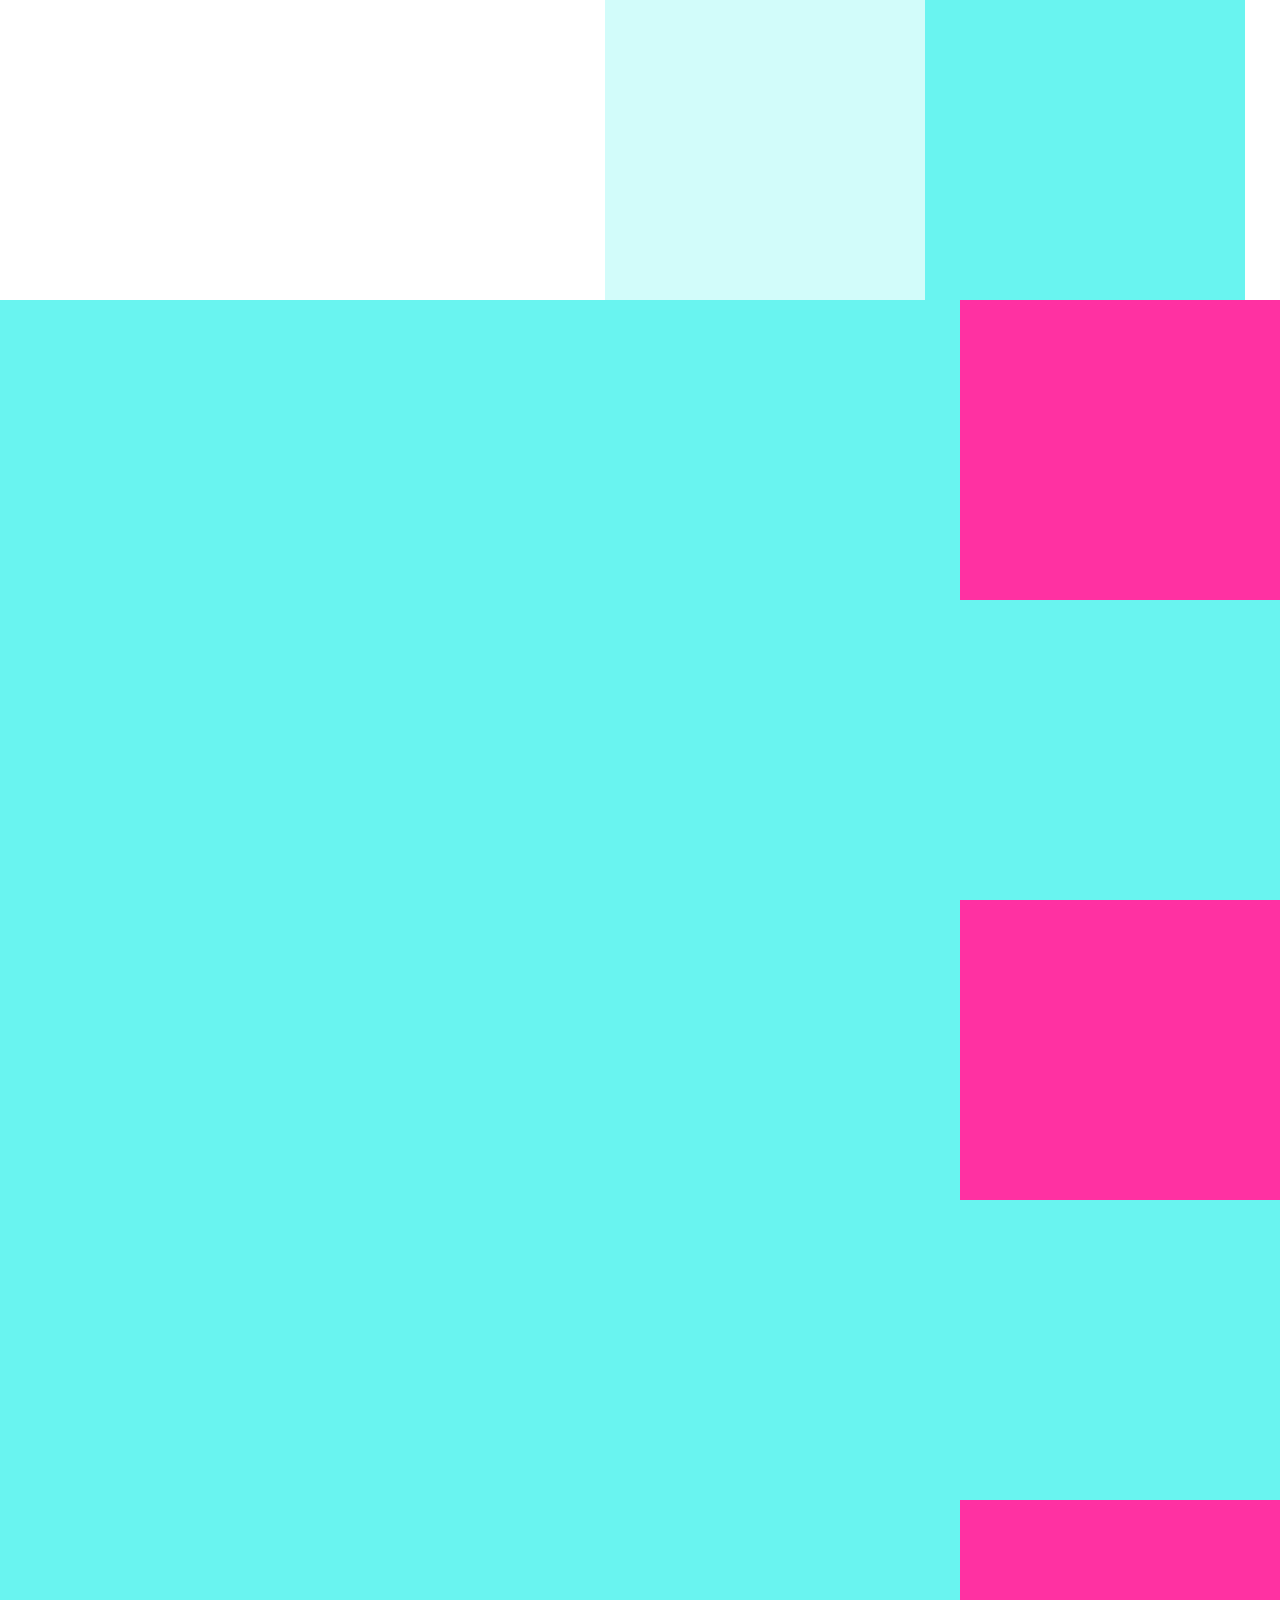
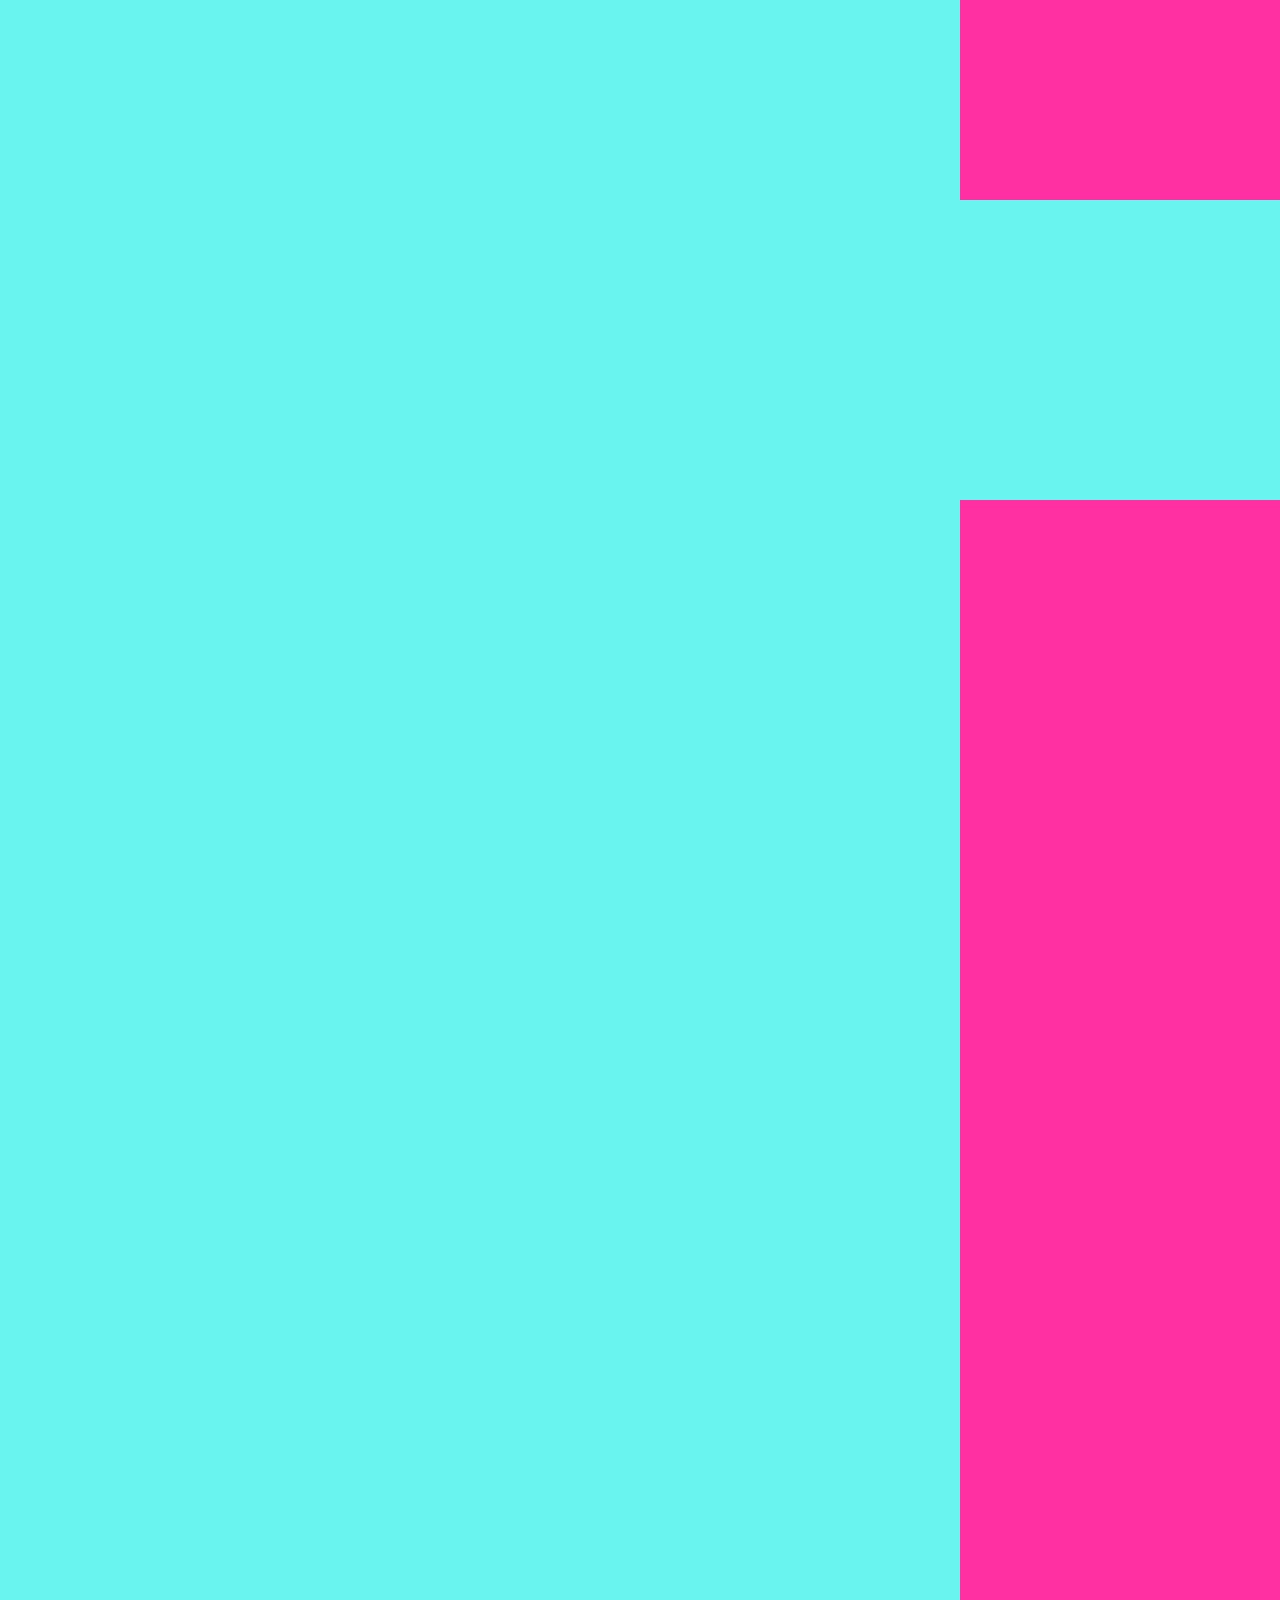
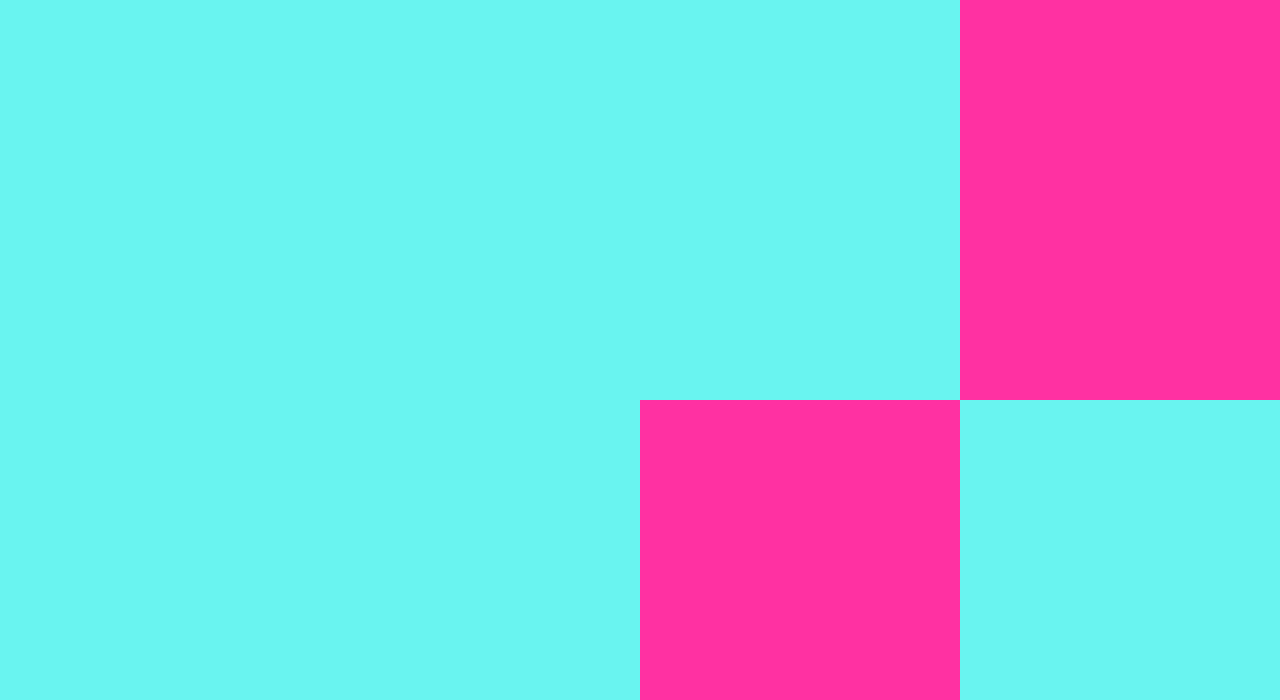
<file: 50/index.html>
<!DOCTYPE html>
<html>

<head>
    <title>50</title>
    <meta charset="utf-8" />
    <link rel="stylesheet" href="assets/main.css" type="text/css" />

    <!-- jquery -->
    <script src="https://code.jquery.com/jquery-1.10.2.js"></script>
    <script src="assets/script.js"></script>

</head>

<body>
  <div class="container">
    <div class="row">
    <!-- item 1 -->
        <div class="item" id="button-1">
            
        </div>
    <!-- item 2 -->
        <div class="item" id="button-2">
            
        </div>
    <!-- item 3 -->
        <div class="item" id="button-3">
            
        </div>
    <!-- item 4 -->
        <div class="item" id="button-4">
        </div>
    <!-- item 5 -->
        <!-- item 1 -->
        <div class="item" id="button-5">
            
        </div>
    <!-- item 2 -->
        <div class="item" id="button-6">
            
        </div>
    <!-- item 3 -->
        <div class="item" id="button-7">
            
        </div>
    <!-- item 4 -->
        <div class="item" id="button-8">
        </div>

          <div class="item" id="button-9">
            
        </div>
    <!-- item 2 -->
        <div class="item" id="button-10">
            
        </div>
    <!-- item 3 -->
        <div class="item" id="button-11">
            
        </div>
    <!-- item 4 -->
        <div class="item" id="button-12">
        </div>
    <!-- item 5 -->
        <!-- item 1 -->
        <div class="item" id="button-13">
            
        </div>
    <!-- item 2 -->
        <div class="item" id="button-14">
            
        </div>
    <!-- item 3 -->
        <div class="item" id="button-15">
            
        </div>
    <!-- item 4 -->
        <div class="item" id="button-16">
        </div>

        <div class="item" id="button-17">
            
        </div>
    <!-- item 2 -->
        <div class="item" id="button-18">
            
        </div>
    <!-- item 3 -->
        <div class="item" id="button-19">
            
        </div>
    <!-- item 4 -->
        <div class="item" id="button-20">
        </div>
    <!-- item 5 -->
        <!-- item 1 -->
        <div class="item" id="button-21">
            
        </div>
    <!-- item 2 -->
        <div class="item" id="button-22">
            
        </div>
    <!-- item 3 -->
        <div class="item" id="button-23">
            
        </div>
    <!-- item 4 -->
        <div class="item" id="button-24">
        </div>

          <div class="item" id="button-25">
            
        </div>
    <!-- item 2 -->
        <div class="item" id="button-26">
            
        </div>
    <!-- item 3 -->
        <div class="item" id="button-27">
            
        </div>
    <!-- item 4 -->
        <div class="item" id="button-28">
        </div>
    <!-- item 5 -->
        <!-- item 1 -->
        <div class="item" id="button-29">
            
        </div>
    <!-- item 2 -->
        <div class="item" id="button-30">
            
        </div>
    <!-- item 3 -->
        <div class="item" id="button-31">
            
        </div>
    <!-- item 4 -->
        <div class="item" id="button-32">
        </div>

        <div class="item" id="button-33">
            
        </div>
    <!-- item 2 -->
        <div class="item" id="button-34">
            
        </div>
    <!-- item 3 -->
        <div class="item" id="button-35">
            
        </div>
    <!-- item 4 -->
        <div class="item" id="button-36">
        </div>
    <!-- item 5 -->
        <!-- item 1 -->
        <div class="item" id="button-37">
            
        </div>
    <!-- item 2 -->
        <div class="item" id="button-38">
            
        </div>
    <!-- item 3 -->
        <div class="item" id="button-39">
            
        </div>
    <!-- item 4 -->
        <div class="item" id="button-40">
        </div>

          <div class="item" id="button-41">
            
        </div>
    <!-- item 2 -->
        <div class="item" id="button-42">
            
        </div>
    <!-- item 3 -->
        <div class="item" id="button-43">
            
        </div>
    <!-- item 4 -->
        <div class="item" id="button-44">
        </div>
    <!-- item 5 -->
        <!-- item 1 -->
        <div class="item" id="button-45">
            
        </div>
    <!-- item 2 -->
        <div class="item" id="button-46">
            
        </div>
    <!-- item 3 -->
        <div class="item" id="button-47">
            
        </div>
    <!-- item 4 -->
        <div class="item" id="button-48">
        </div>

        <div class="item" id="button-49">
            
        </div>
    <!-- item 2 -->
        <div class="item" id="button-50">
            
        </div>
  </div>
</body>
</html>
</file>
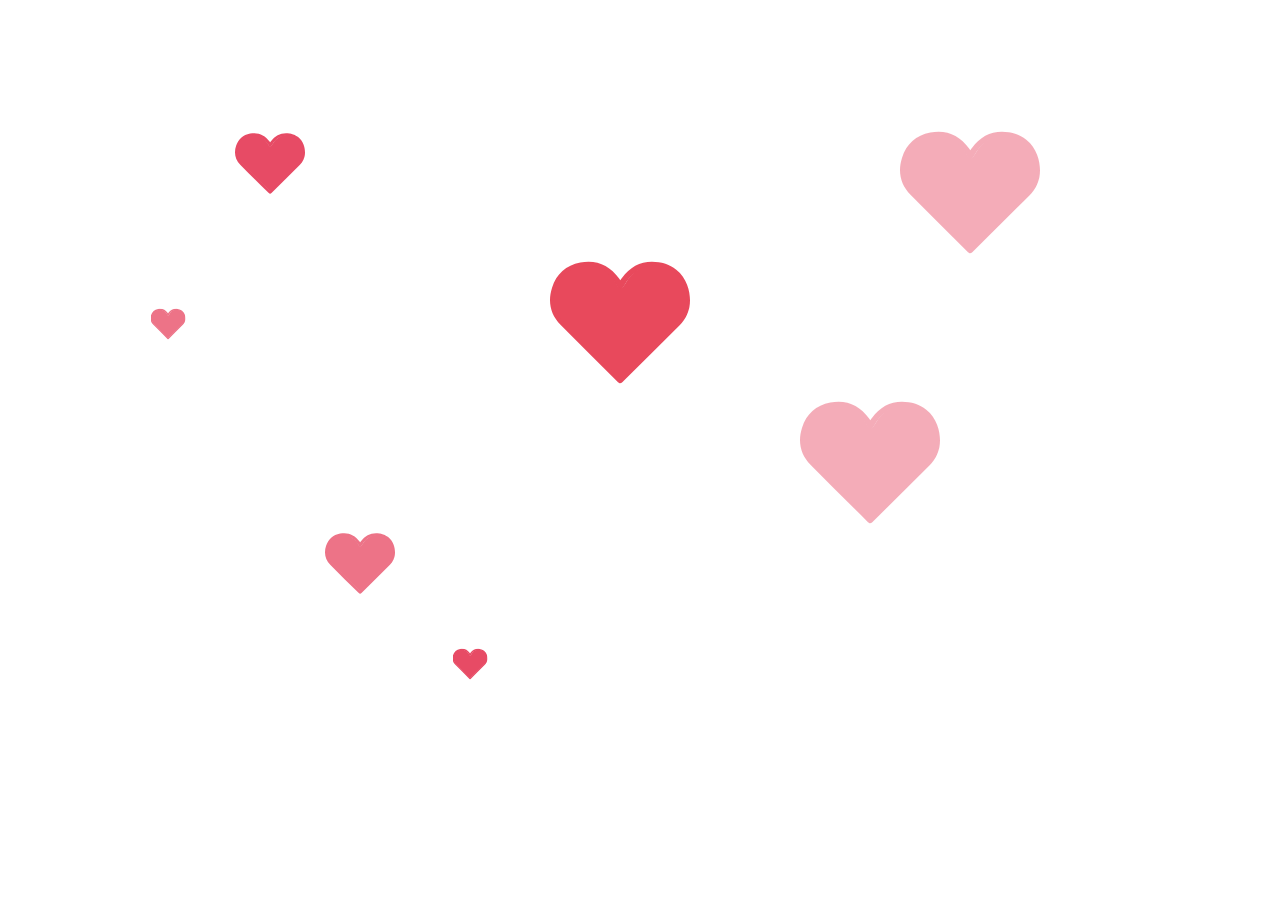
<file: p1/index.html>
<!DOCTYPE html>
<html>

<head>
    <title>:)</title>
    <meta charset="utf-8" />
    <link rel="stylesheet" href="assets/main.css" type="text/css" />

    <!-- jquery -->
   <!--  <script src="https://code.jquery.com/jquery-1.10.2.js"></script> -->
    
    <script src="https://code.jquery.com/jquery-3.2.1.js"></script>
    

</head>

<body>

    <!-- <center>

    <div class="item" id="whiteheart">
            <img src="https://i.imgur.com/yLEtt4J.png" />
    </div>
    </center> -->

    <center>
    <div class="item" id="heart">
            <img src="assets/heartsvg_1.svg" height="125" width="140">
    </div>
    </center>


    <div class="item2" id="heart2">
            <img src="assets/heart-2.svg" height="125" width="140">
    </div>

      <div class="item3" id="heart3">
            <img src="assets/heart3.svg" height="125" width="140">
    </div>

     <div class="item4" id="heart4">
            <img src="assets/heart4.svg" height="125" width="140">
    </div>

     <div class="item3" id="heart5">
            <img src="assets/heart3.svg" height="125" width="140">
    </div>

    <div class="item2" id="heart6">
            <img src="assets/heart-2.svg" height="125" width="140">
    </div>

     <div class="item4" id="heart7">
            <img src="assets/heart4.svg" height="125" width="140">
    </div>
  

    

    <div id=item></div>

    <audio id="yes">
            <source src="assets/yes.mp3" type="audio/mp3"></source>
    </audio>

     <audio id="wow">
            <source src="assets/wow.mp3" type="audio/mp3"></source>
    </audio>

     <audio id="loveu">
            <source src="assets/i literally love u.mp3" type="audio/mp3"></source>
    </audio>

     <audio id="legendary">
            <source src="assets/legendary.mp3" type="audio/mp3"></source>
    </audio>

     <audio id="sohot">
            <source src="assets/so hot.mp3" type="audio/mp3"></source>
    </audio>

     <audio id="wig">
            <source src="assets/wig.mp3" type="audio/mp3"></source>
    </audio>

    <audio id="shaking">
            <source src="assets/im shaking.mp3" type="audio/mp3"></source>
    </audio>

    <div id=item2></div>

    <audio id="yes">
            <source src="assets/yes.mp3" type="audio/mp3"></source>
    </audio>

     <audio id="wow">
            <source src="assets/wow.mp3" type="audio/mp3"></source>
    </audio>

     <audio id="loveu">
            <source src="assets/i literally love u.mp3" type="audio/mp3"></source>
    </audio>

     <audio id="legendary">
            <source src="assets/legendary.mp3" type="audio/mp3"></source>
    </audio>

     <audio id="sohot">
            <source src="assets/so hot.mp3" type="audio/mp3"></source>
    </audio>

     <audio id="wig">
            <source src="assets/wig.mp3" type="audio/mp3"></source>
    </audio>

    <audio id="shaking">
            <source src="assets/im shaking.mp3" type="audio/mp3"></source>
    </audio>

    <div id=item3></div>

    <audio id="yes">
            <source src="assets/yes.mp3" type="audio/mp3"></source>
    </audio>

     <audio id="wow">
            <source src="assets/wow.mp3" type="audio/mp3"></source>
    </audio>

     <audio id="loveu">
            <source src="assets/i literally love u.mp3" type="audio/mp3"></source>
    </audio>

     <audio id="legendary">
            <source src="assets/legendary.mp3" type="audio/mp3"></source>
    </audio>

     <audio id="sohot">
            <source src="assets/so hot.mp3" type="audio/mp3"></source>
    </audio>

     <audio id="wig">
            <source src="assets/wig.mp3" type="audio/mp3"></source>
    </audio>

    <audio id="shaking">
            <source src="assets/im shaking.mp3" type="audio/mp3"></source>
    </audio>

    <div id=item4></div>

    <audio id="yes">
            <source src="assets/yes.mp3" type="audio/mp3"></source>
    </audio>

     <audio id="wow">
            <source src="assets/wow.mp3" type="audio/mp3"></source>
    </audio>

     <audio id="loveu">
            <source src="assets/i literally love u.mp3" type="audio/mp3"></source>
    </audio>

     <audio id="legendary">
            <source src="assets/legendary.mp3" type="audio/mp3"></source>
    </audio>

     <audio id="sohot">
            <source src="assets/so hot.mp3" type="audio/mp3"></source>
    </audio>

     <audio id="wig">
            <source src="assets/wig.mp3" type="audio/mp3"></source>
    </audio>

    <audio id="shaking">
            <source src="assets/im shaking.mp3" type="audio/mp3"></source>
    </audio>

    <div class="item" id="heart"></div>

    
    <div id=element></div>

    <div class="item2" id="heart2"></div>

    
    <div id=element2></div>

    <div class="item3" id="heart3"></div>

    
    <div id=element3></div>

    <div class="item4" id="heart4"></div>

    
    <div id=element4></div>



    <script src="assets/script.js"></script>

</body>
</html>
</file>
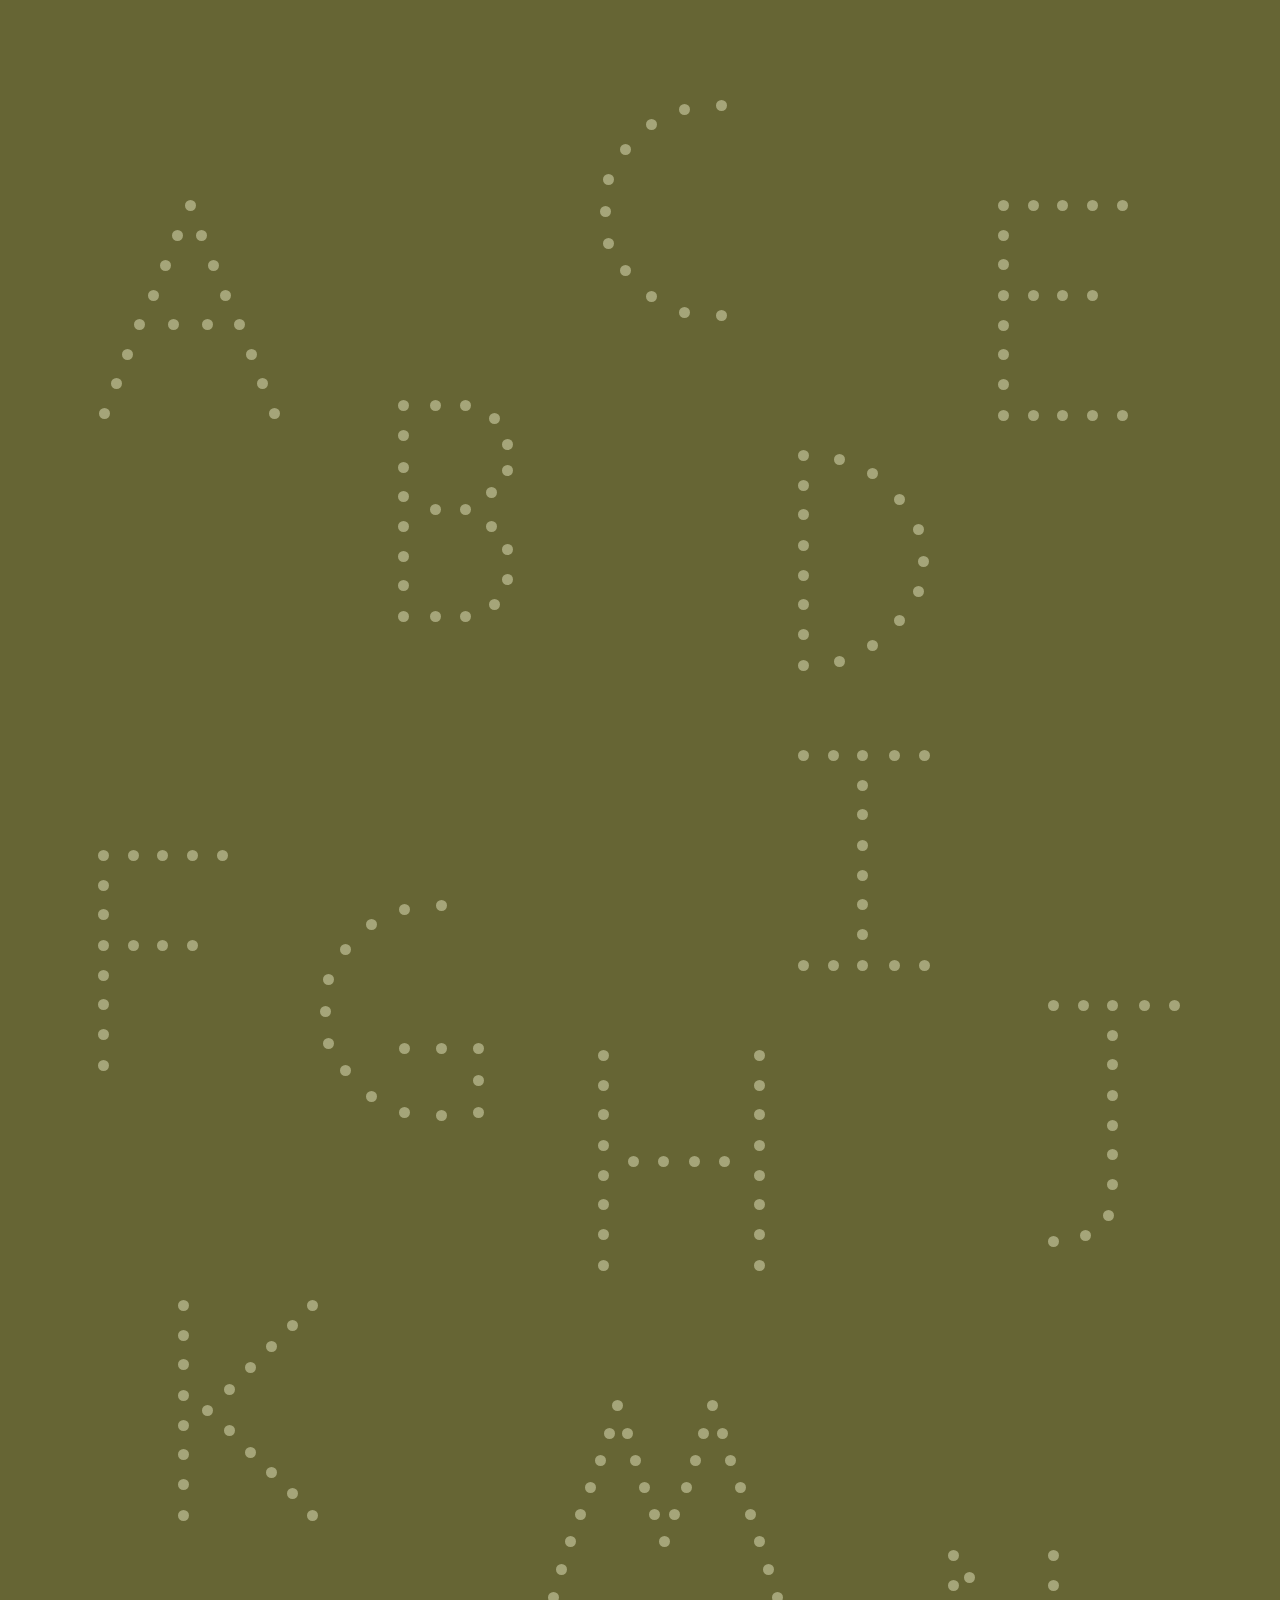
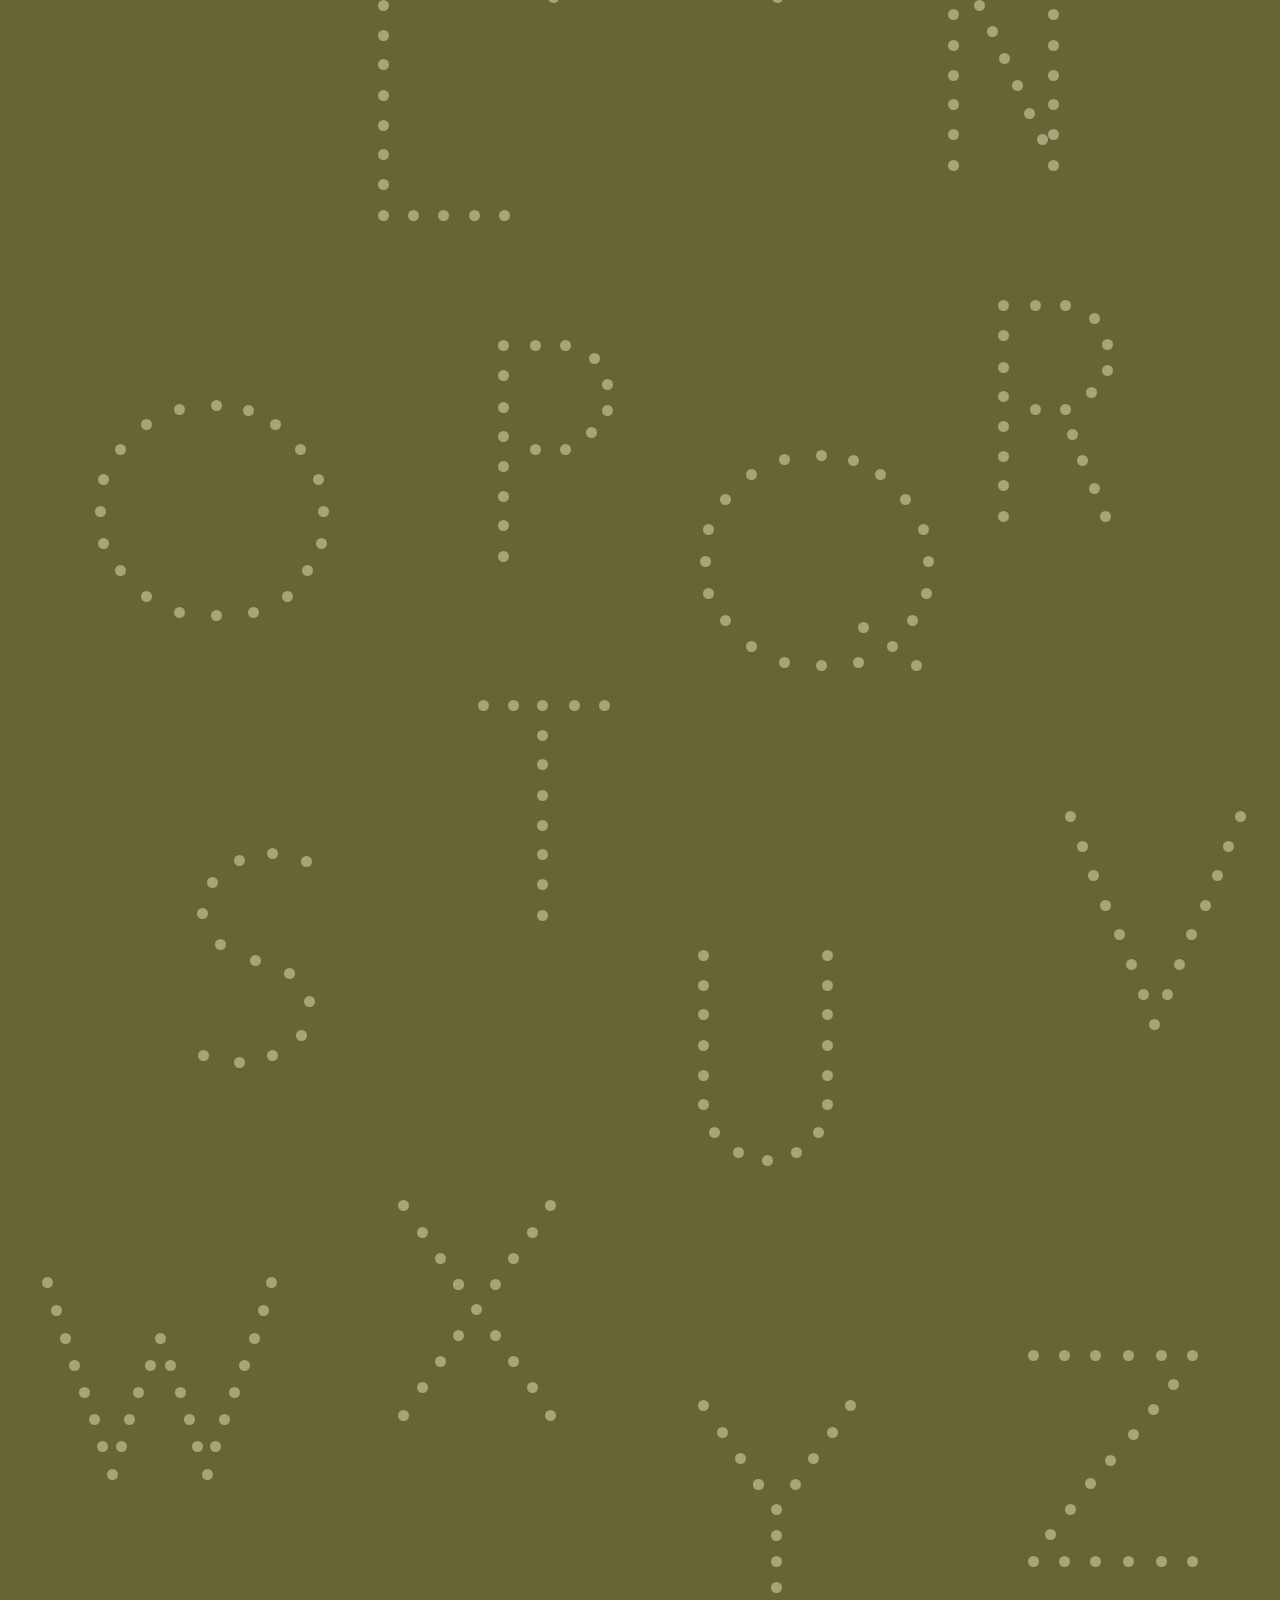
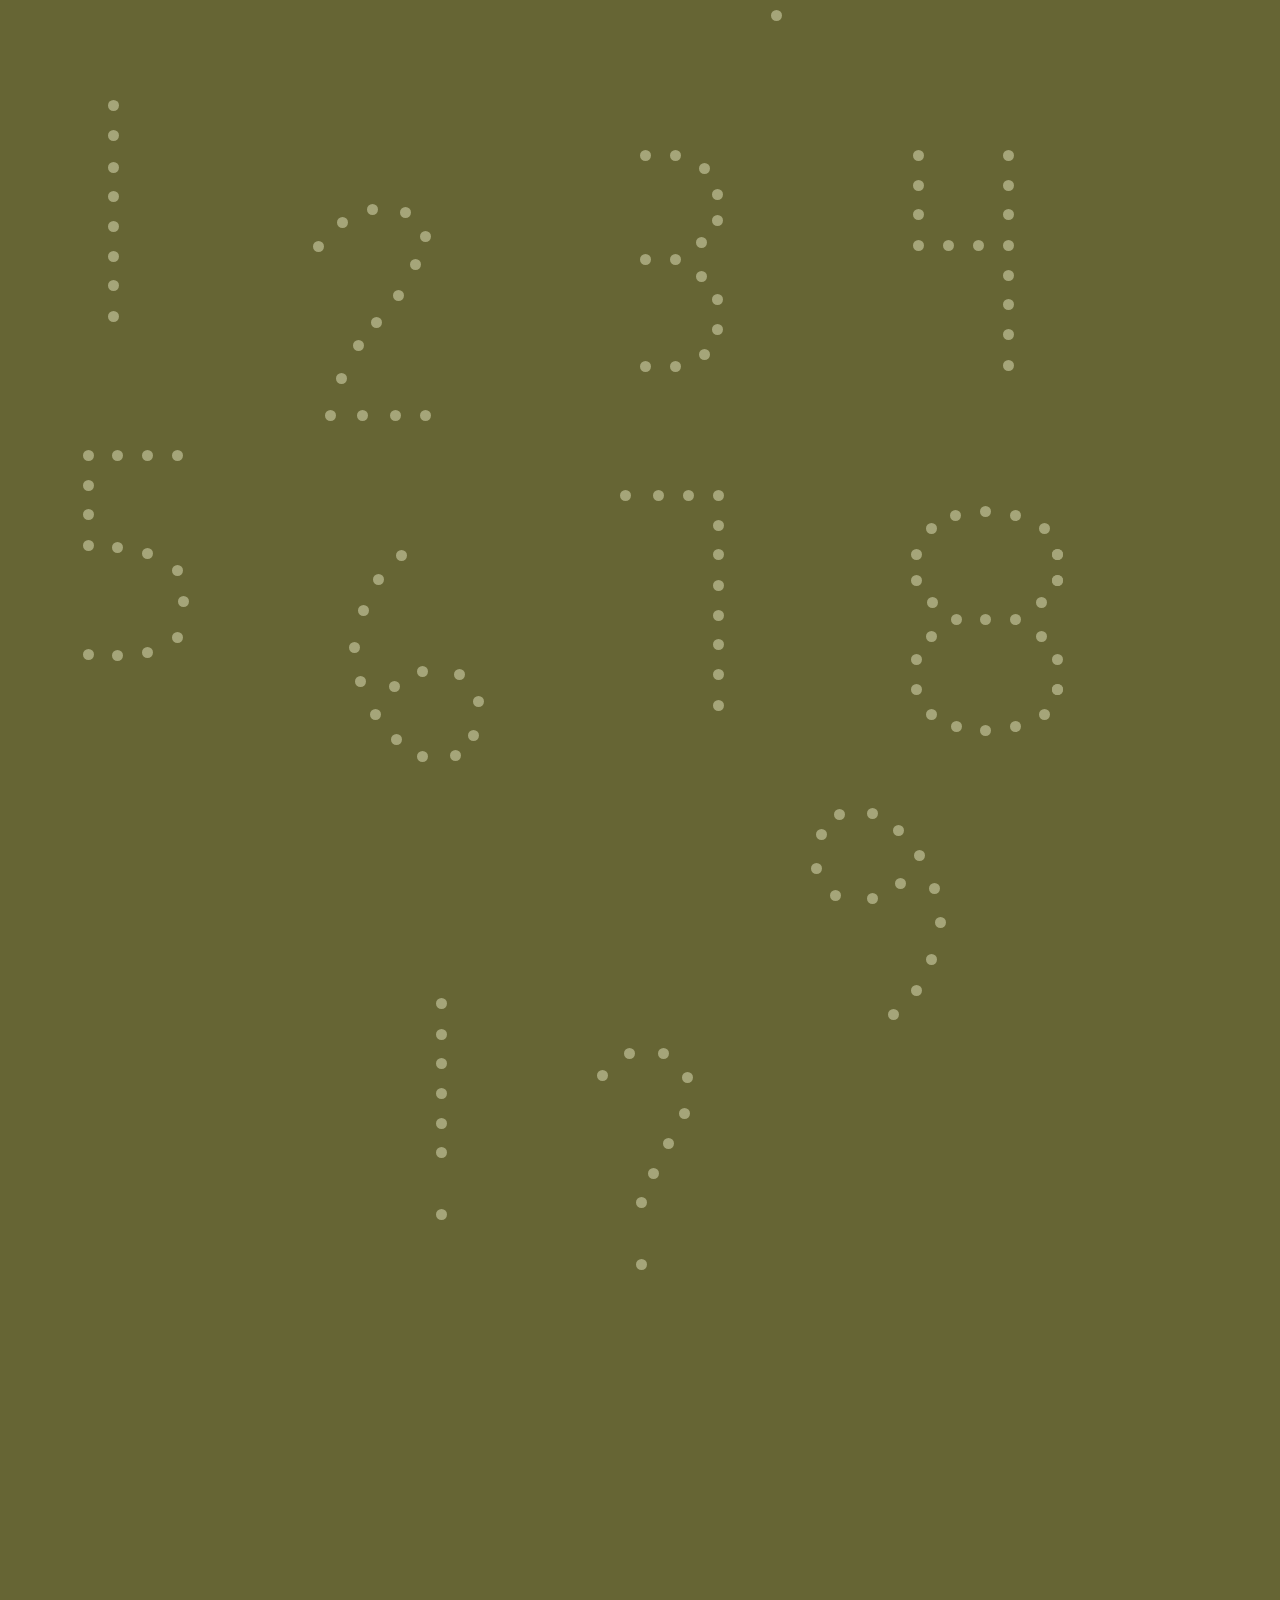
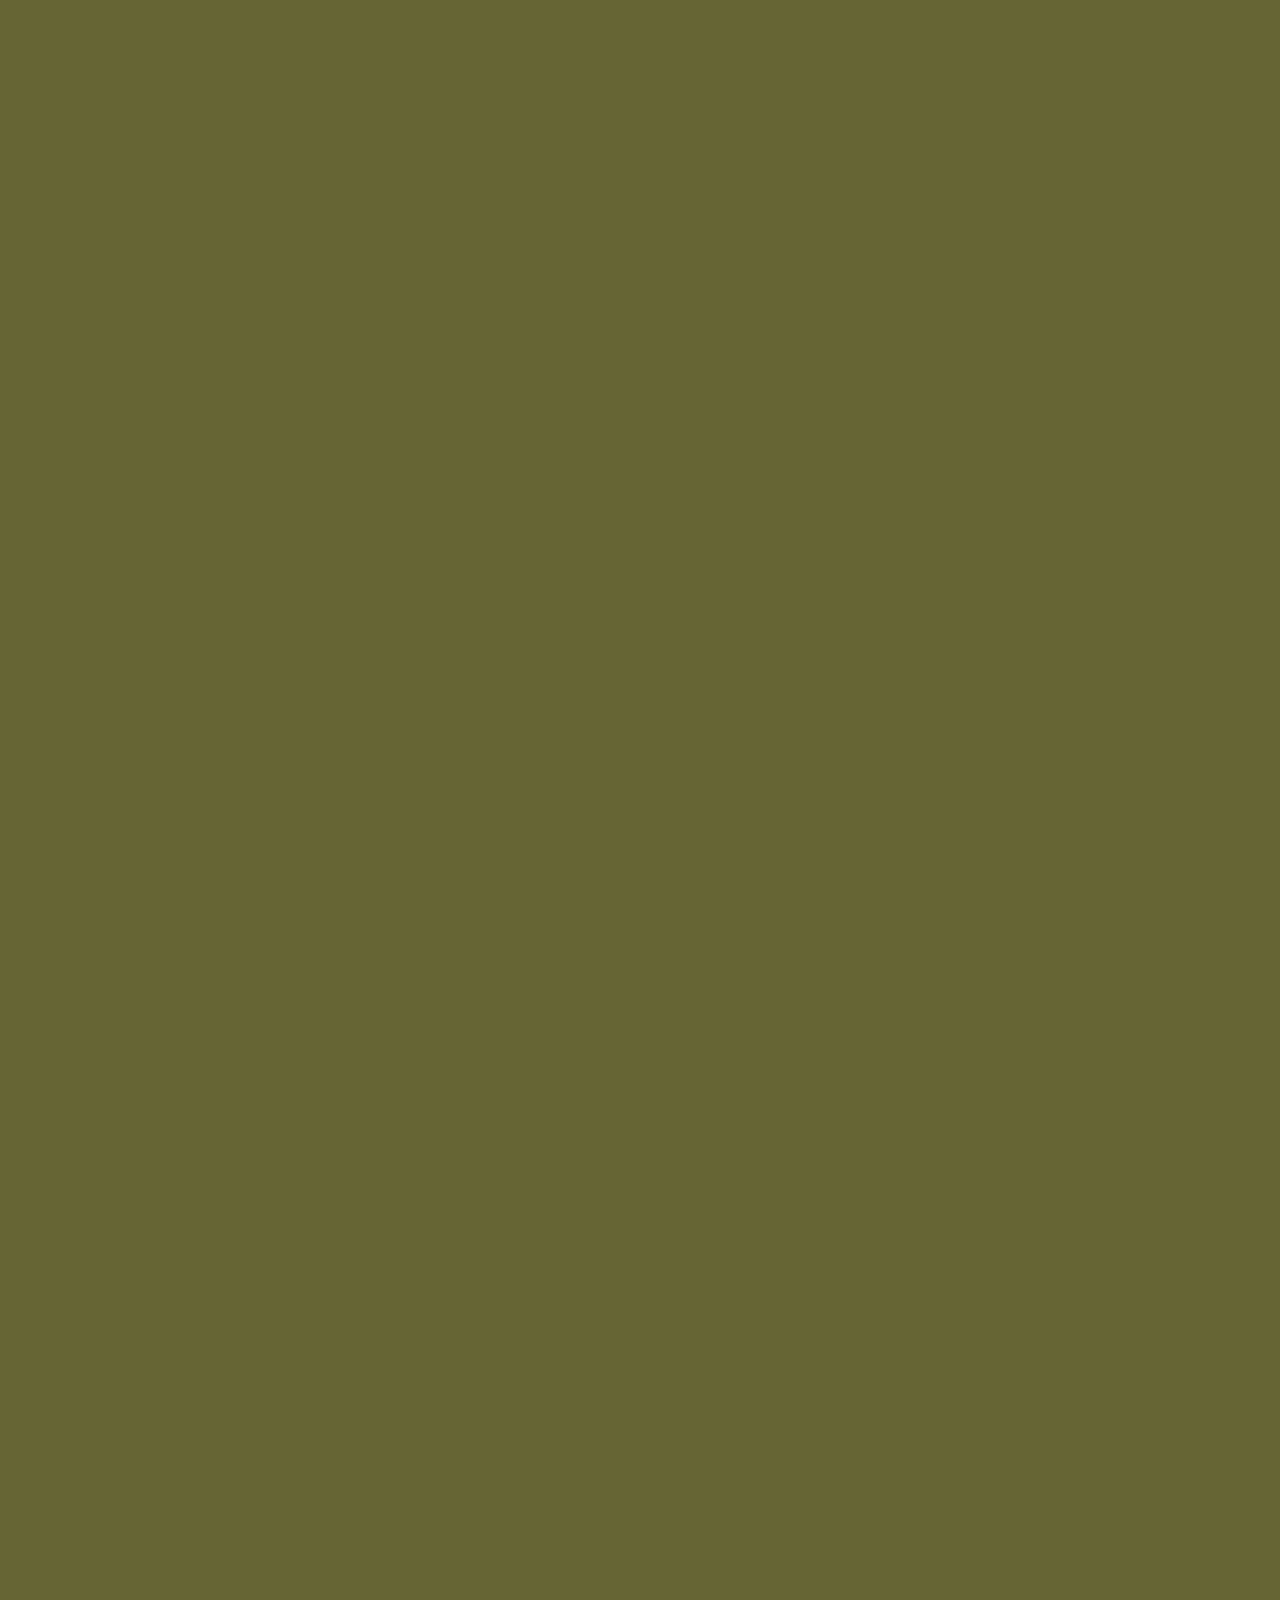
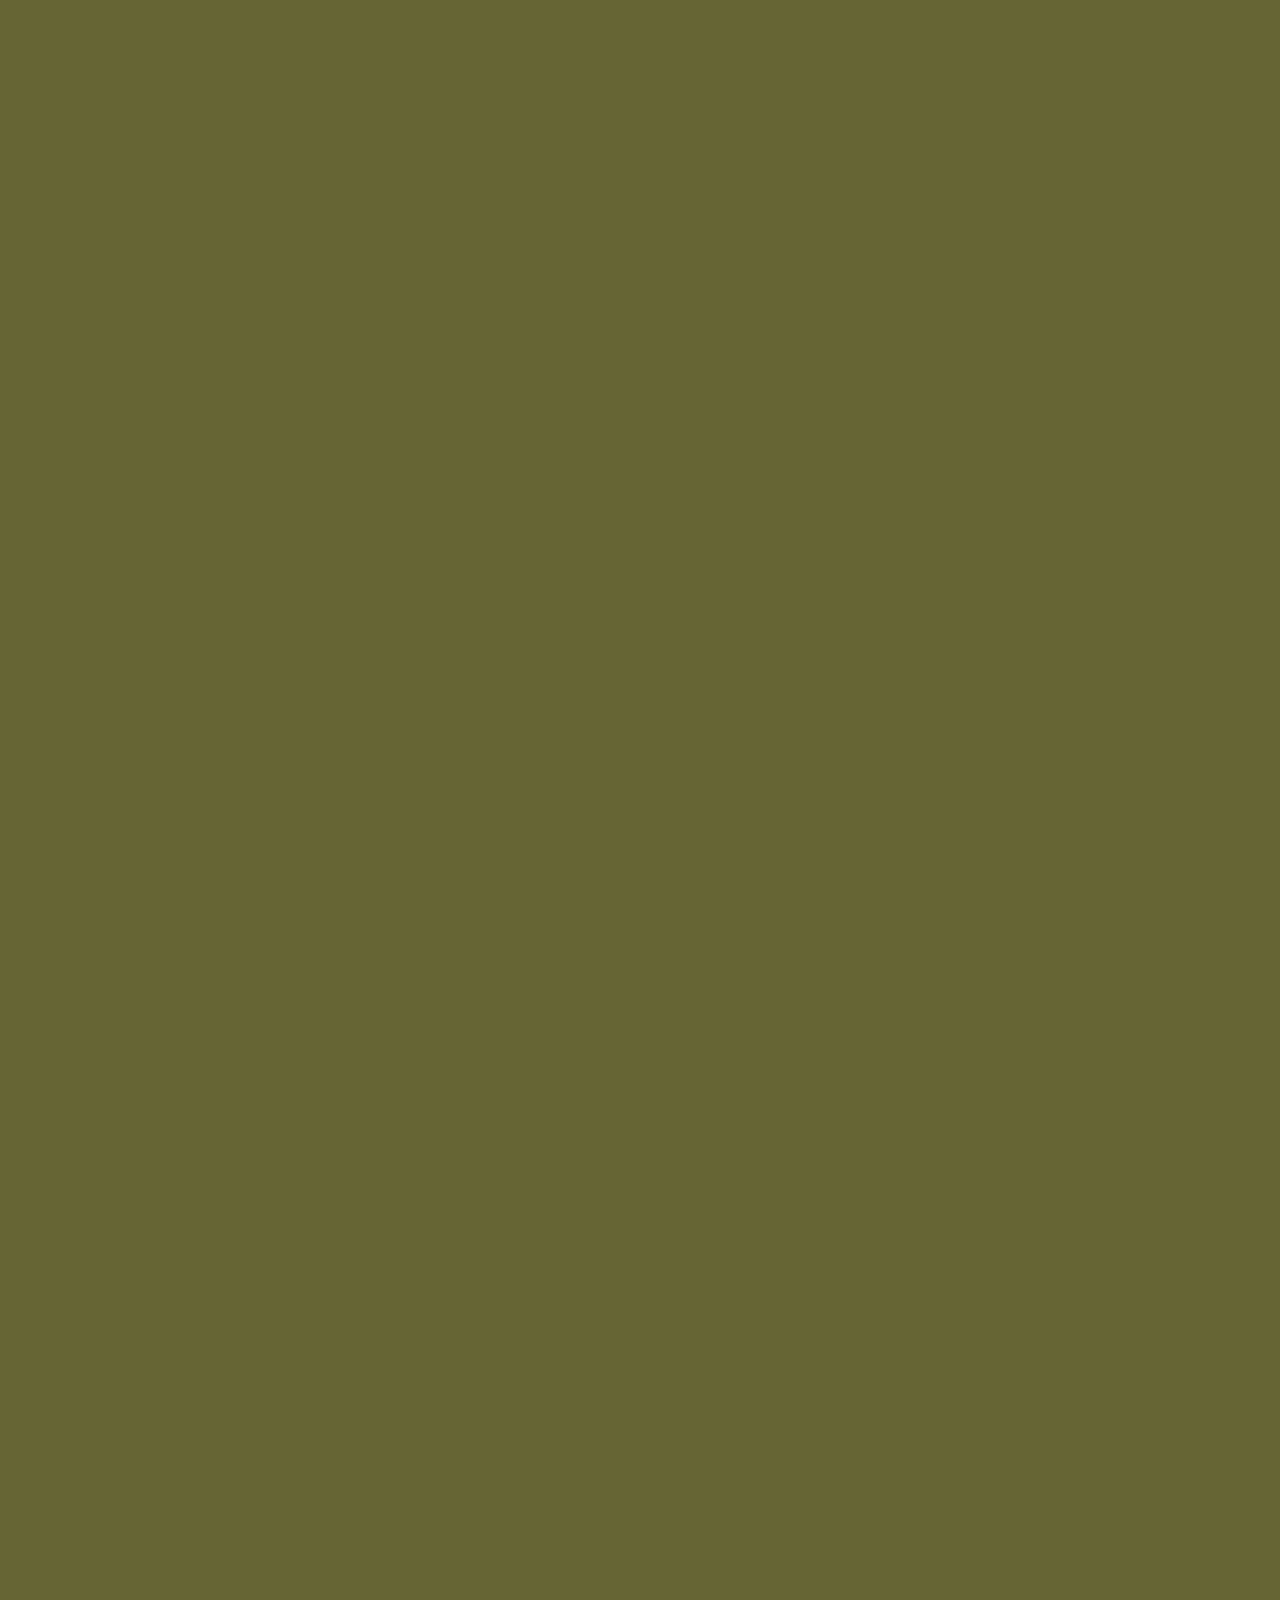
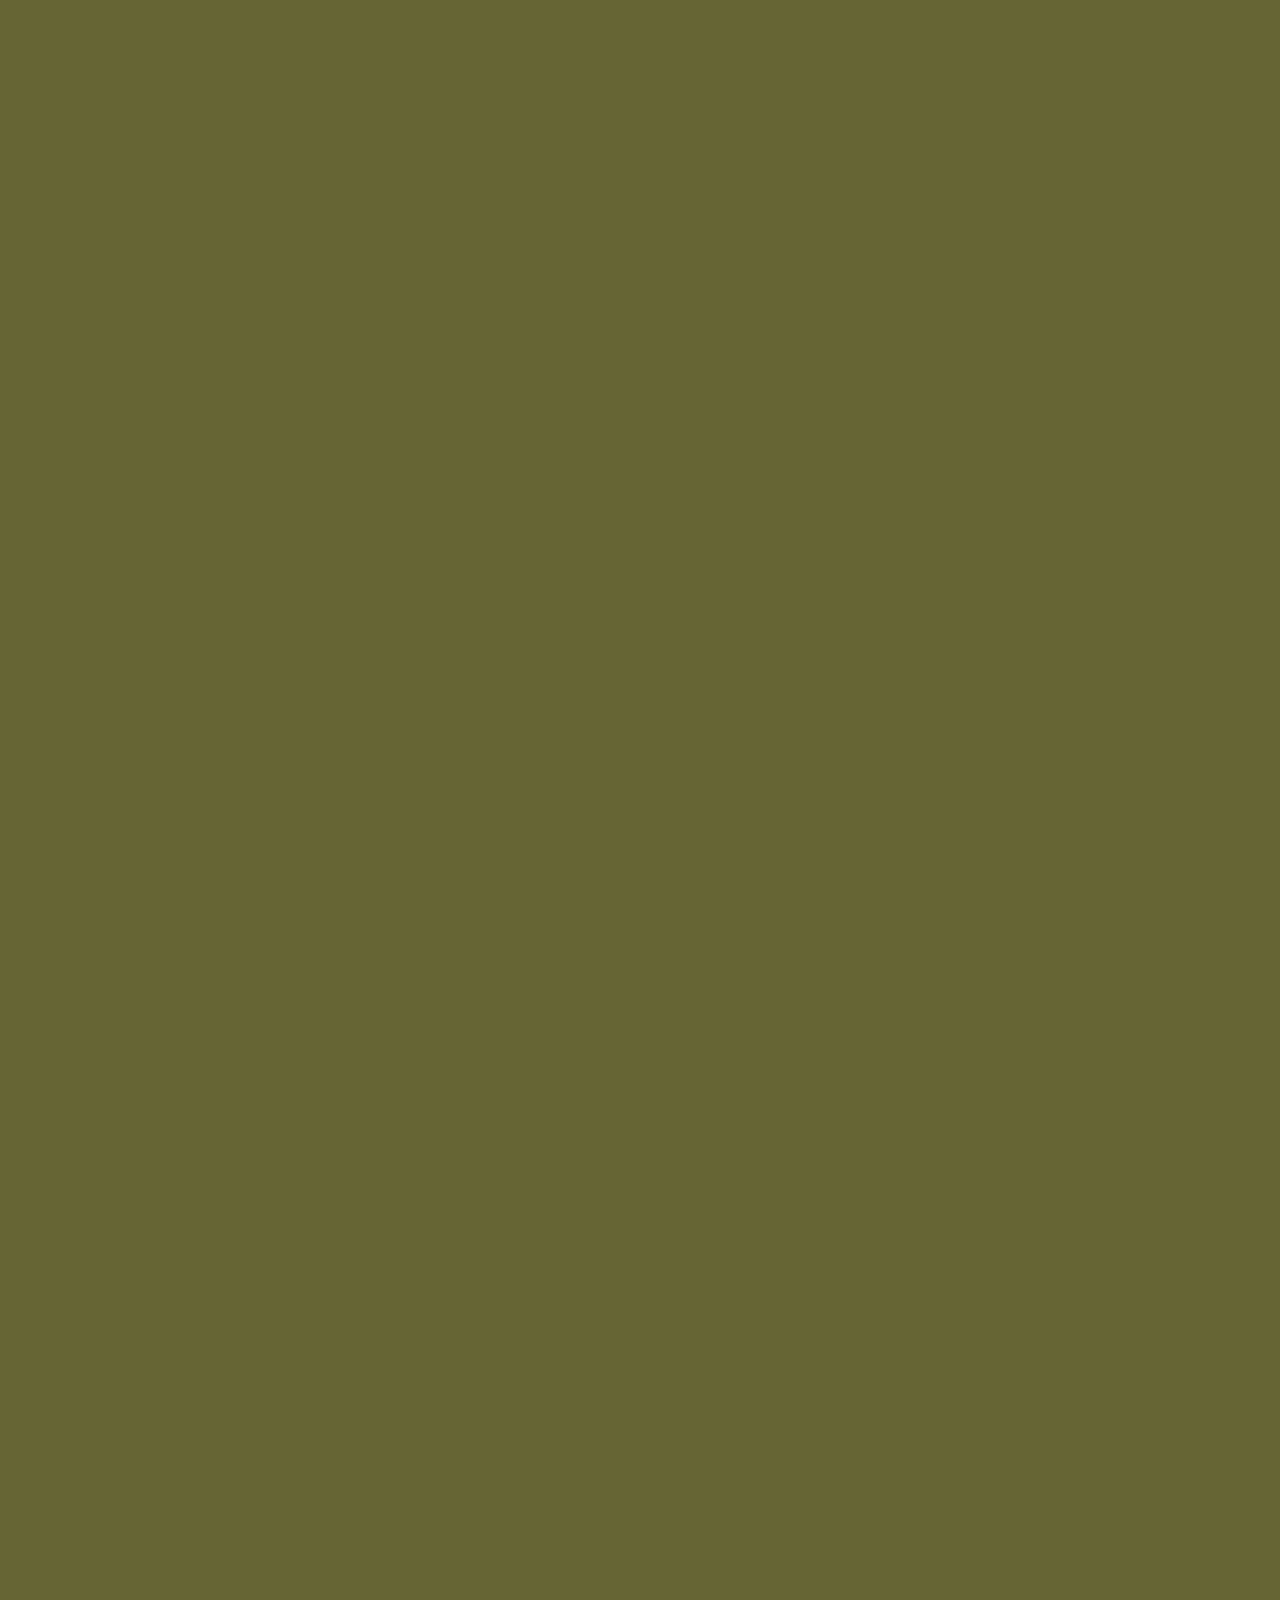
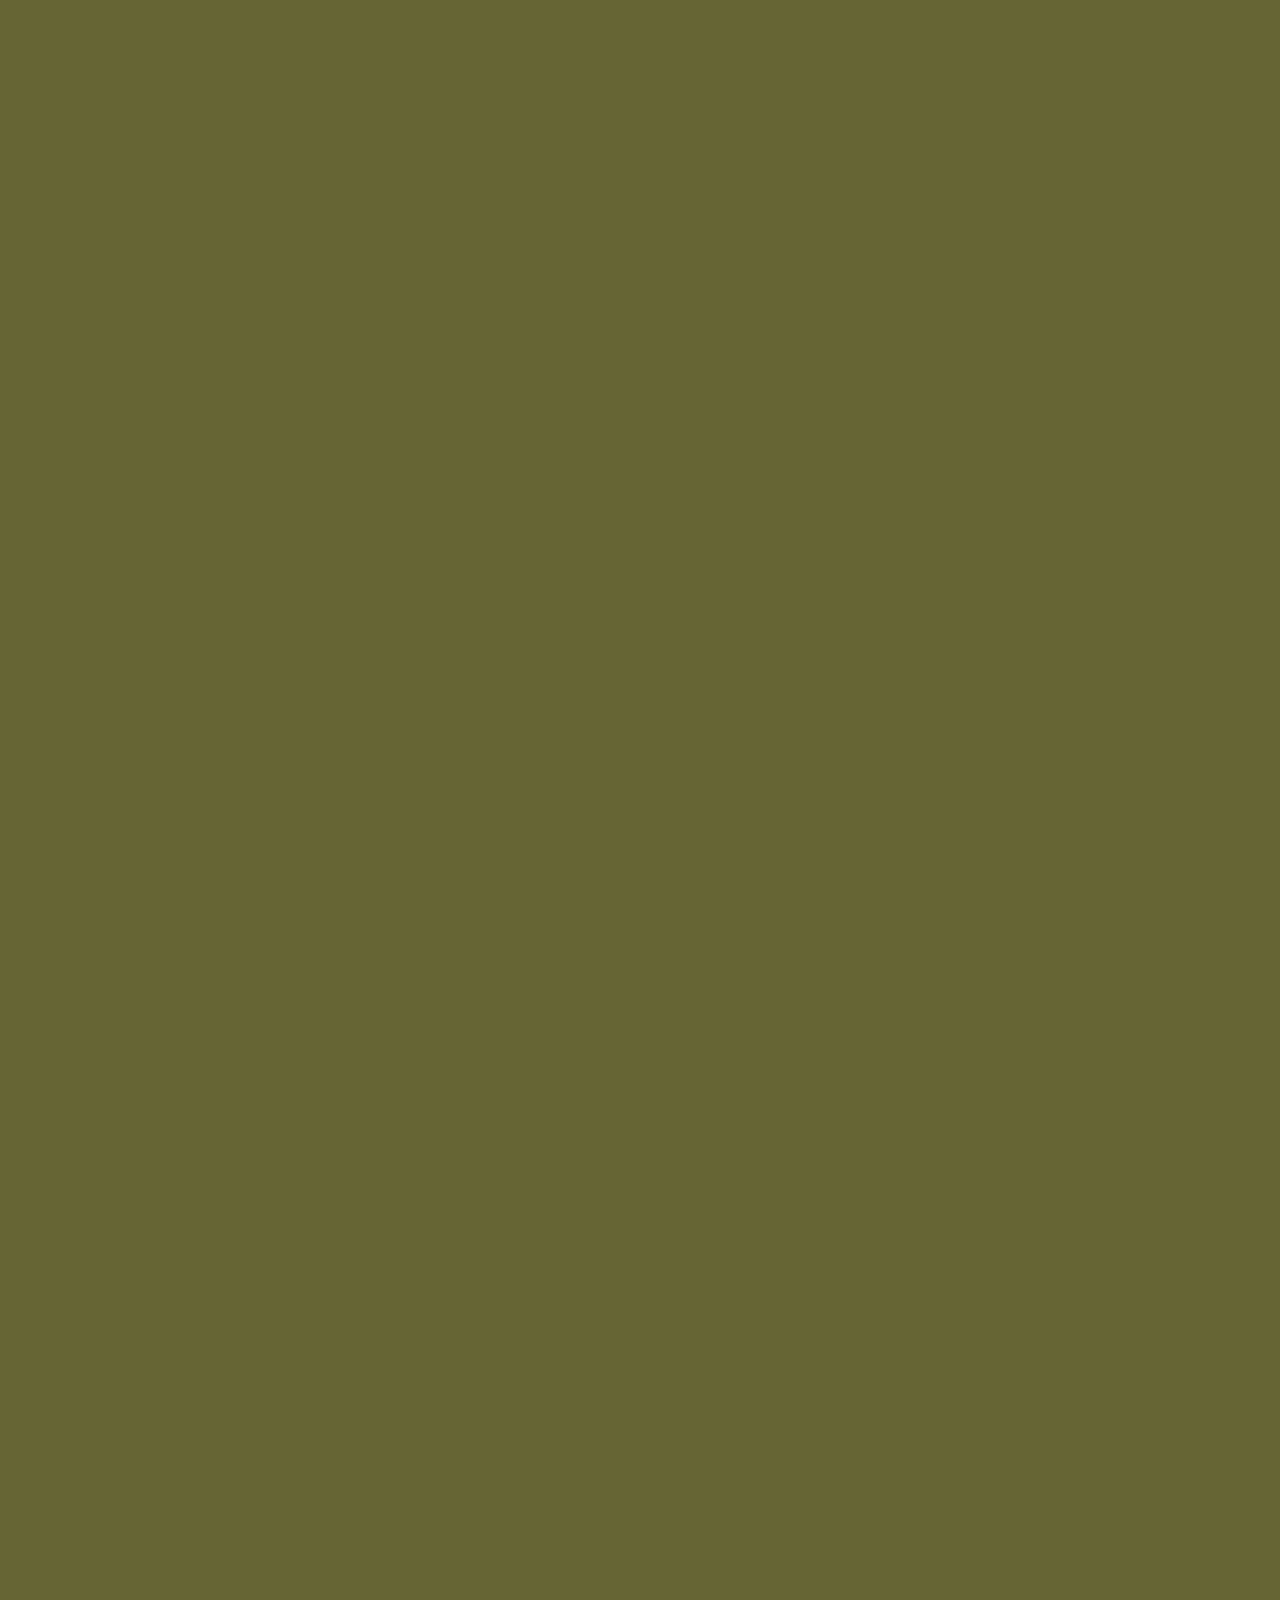
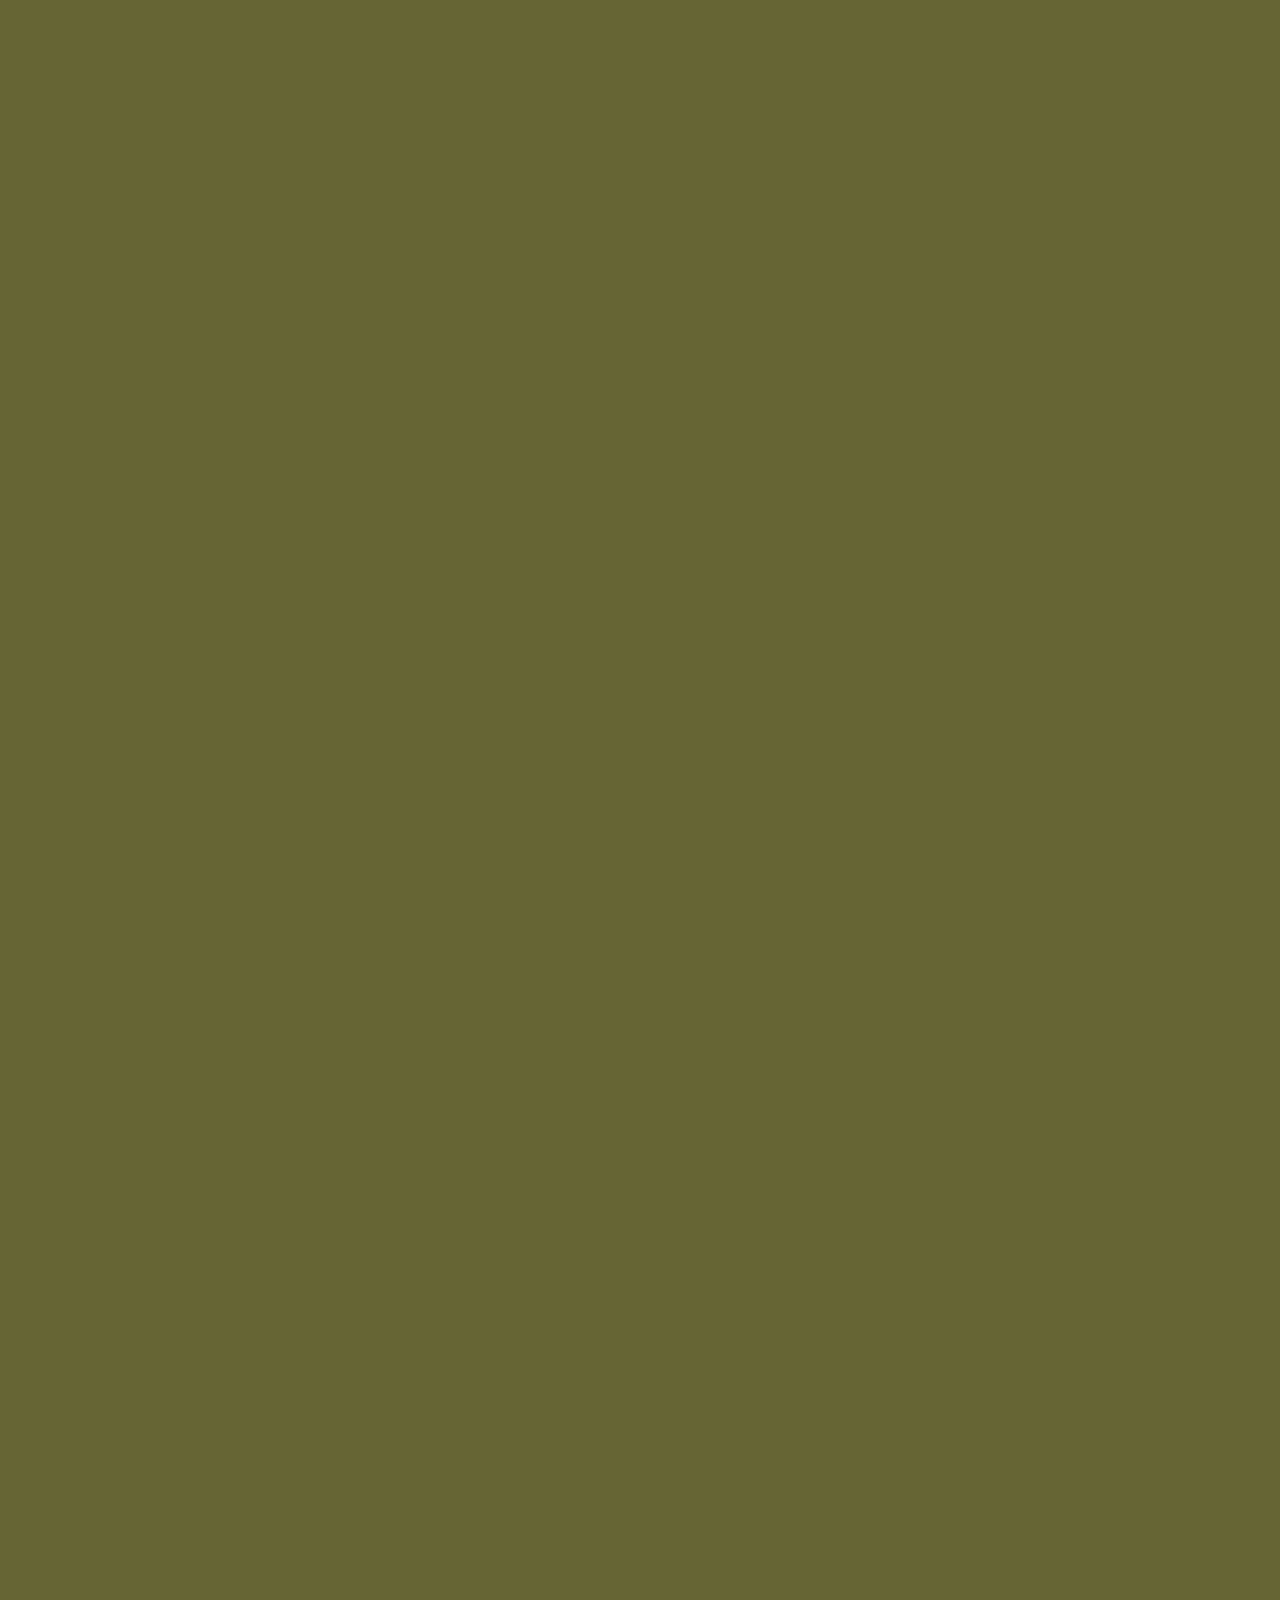
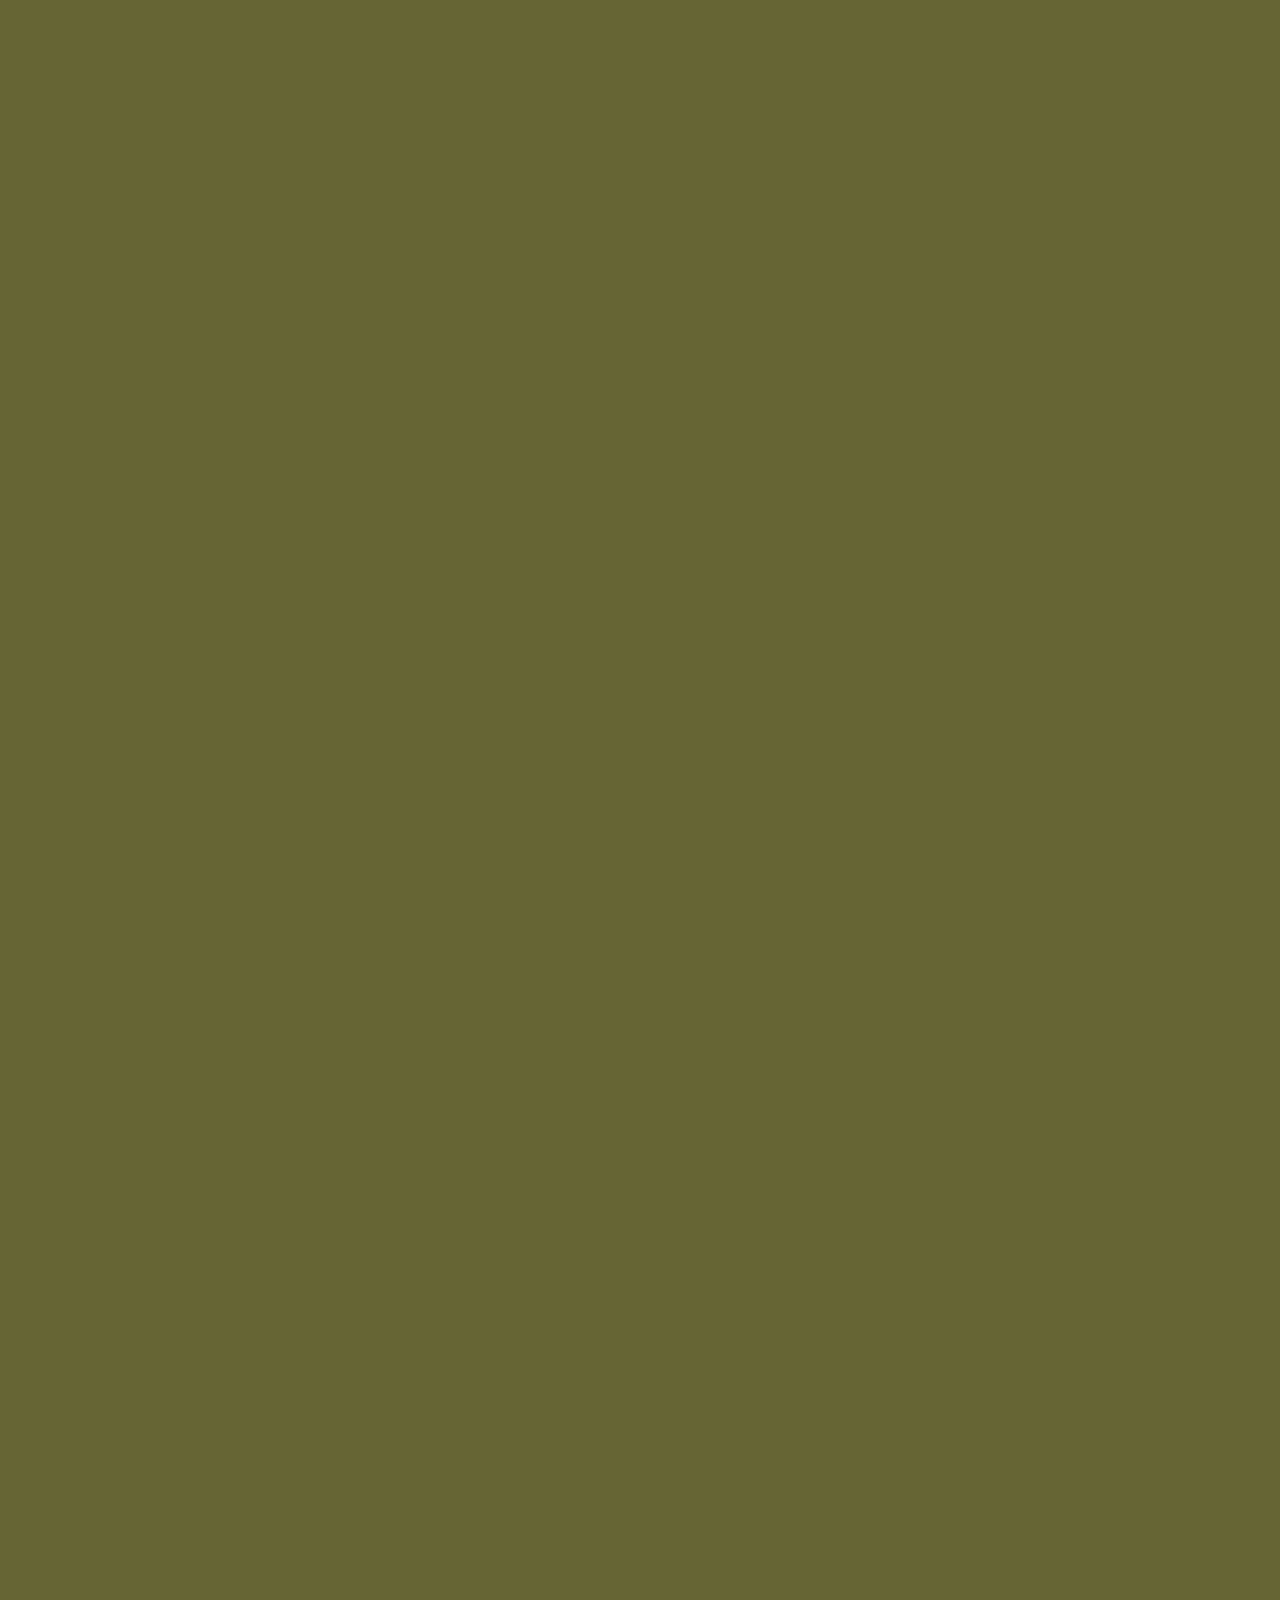
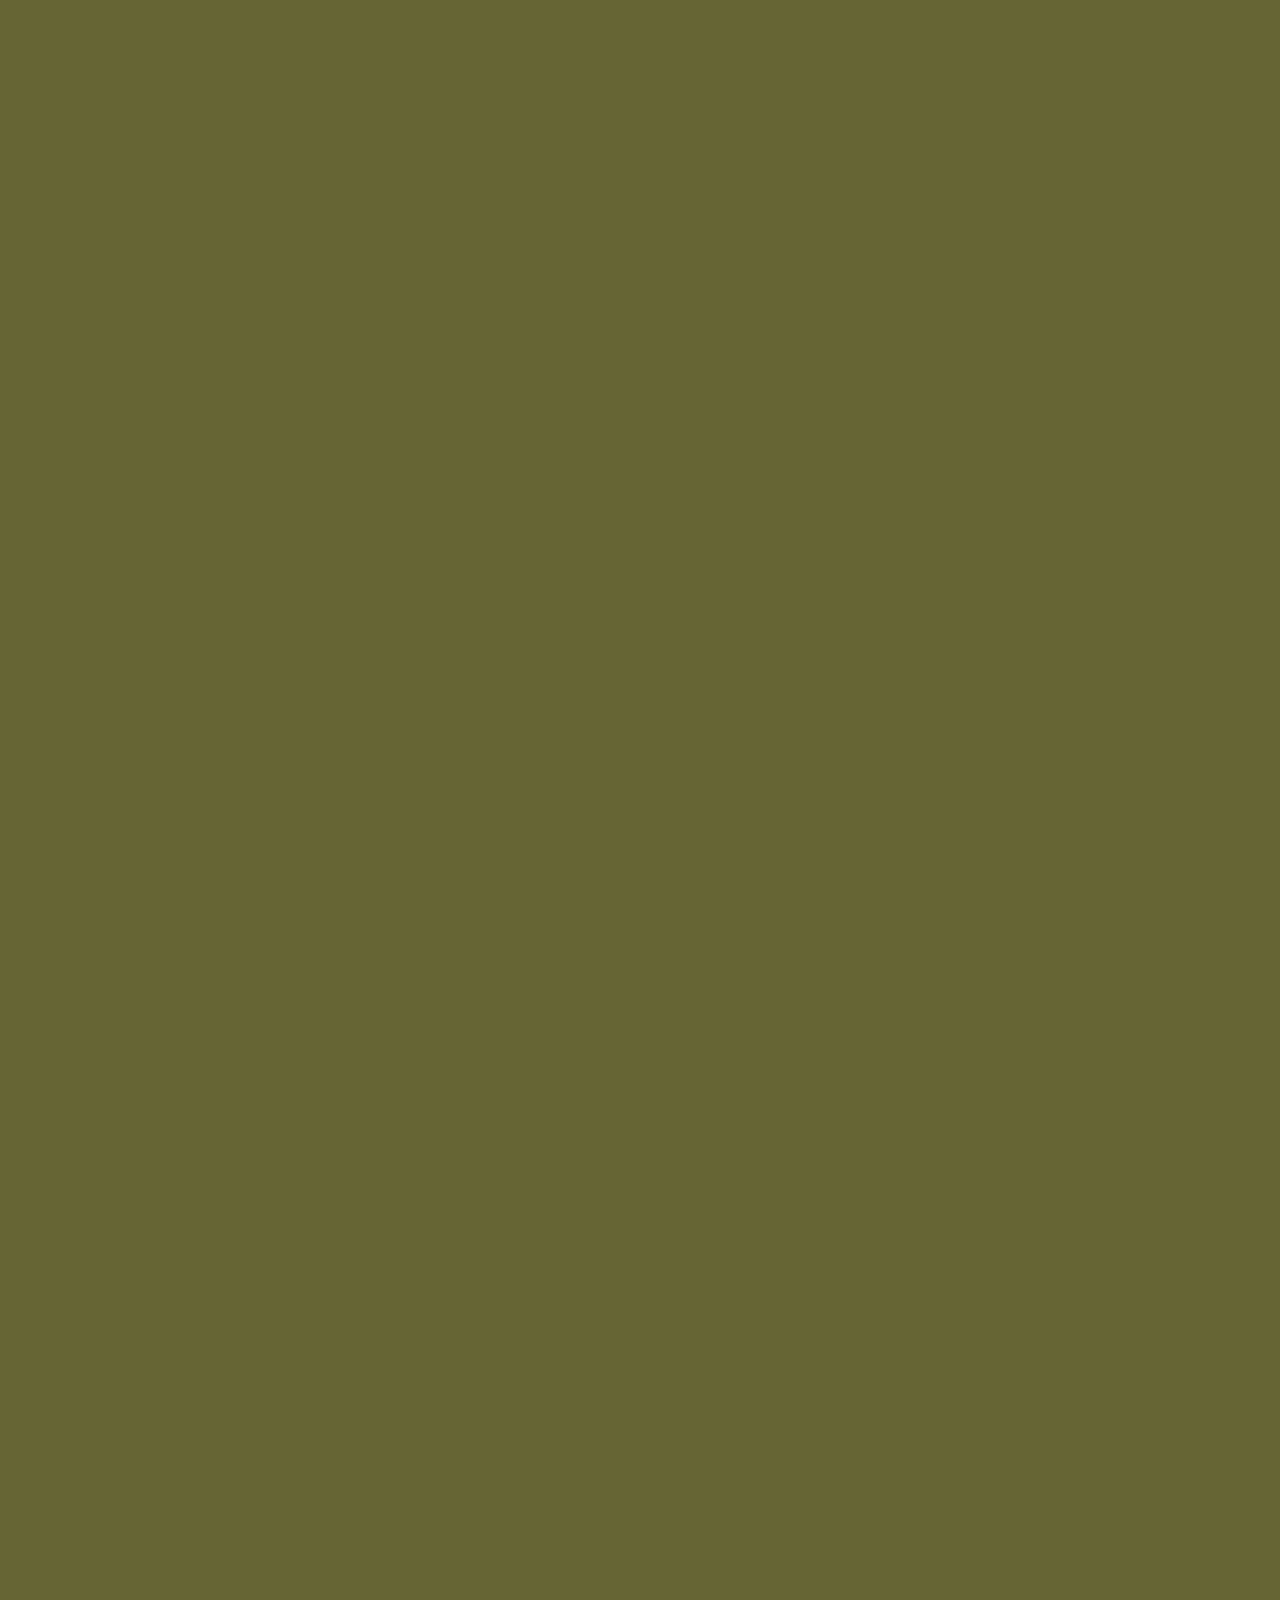
<file: p2/index.html>
<!DOCTYPE html>
<html>

<head>
    <title>SNOT!</title>
    <meta charset="utf-8" />
    <link rel="stylesheet" href="assets/main.css" type="text/css" />

    <script src="https://code.jquery.com/jquery-1.10.2.js"></script>
    <script src="assets/script.js"></script>
    
</head>

<body>
	<center>
<div class="bg">

	
	<div class="containerA"> <!--<img src="assets/a1.jpg"/>-->
		<div class="circle" id="a1"></div>
		<div class="circle" id="a2"></div>
		<div class="circle" id="a3"></div>
		<div class="circle" id="a4"></div>
		<div class="circle" id="a5"></div>
		<div class="circle" id="a6"></div>
		<div class="circle" id="a7"></div>
		<div class="circle" id="a8"></div>
		<div class="circle" id="a9"></div>
		<div class="circle" id="a10"></div>
		<div class="circle" id="a11"></div>
		<div class="circle" id="a12"></div>
		<div class="circle" id="a13"></div>
		<div class="circle" id="a14"></div>
		<div class="circle" id="a15"></div>
		<div class="circle" id="a16"></div>
		<div class="circle" id="a17"></div>
	</div>

	<div class="containerB"> <!--<img src="assets/b.jpg"/>-->
		<div class="circle" id="b1"></div>
		<div class="circle" id="b2"></div>
		<div class="circle" id="b3"></div>
		<div class="circle" id="b4"></div>
		<div class="circle" id="b5"></div>
		<div class="circle" id="b6"></div>
		<div class="circle" id="b7"></div>
		<div class="circle" id="b8"></div>
		<div class="circle" id="b9"></div>
		<div class="circle" id="b10"></div>
		<div class="circle" id="b11"></div>
		<div class="circle" id="b12"></div>
		<div class="circle" id="b13"></div>
		<div class="circle" id="b14"></div>
		<div class="circle" id="b15"></div>
		<div class="circle" id="b16"></div>
		<div class="circle" id="b17"></div>
		<div class="circle" id="b18"></div>
		<div class="circle" id="b19"></div>
		<div class="circle" id="b20"></div>
		<div class="circle" id="b21"></div>
		<div class="circle" id="b22"></div>
	</div>

	<div class="containerC"> <!--<img src="assets/c.jpg"/>-->
		<div class="circle" id="c1"></div>
		<div class="circle" id="c2"></div>
		<div class="circle" id="c3"></div>
		<div class="circle" id="c4"></div>
		<div class="circle" id="c5"></div>
		<div class="circle" id="c6"></div>
		<div class="circle" id="c7"></div>
		<div class="circle" id="c8"></div>
		<div class="circle" id="c9"></div>
		<div class="circle" id="c10"></div>
		<div class="circle" id="c11"></div>
	</div>

	<div class="containerD"> <!--<img src="assets/d.jpg"/>-->
		<div class="circle" id="d1"></div>
		<div class="circle" id="d2"></div>
		<div class="circle" id="d3"></div>
		<div class="circle" id="d4"></div>
		<div class="circle" id="d5"></div>
		<div class="circle" id="d6"></div>
		<div class="circle" id="d7"></div>
		<div class="circle" id="d8"></div>
		<div class="circle" id="d9"></div>
		<div class="circle" id="d10"></div>
		<div class="circle" id="d11"></div>
		<div class="circle" id="d12"></div>
		<div class="circle" id="d13"></div>
		<div class="circle" id="d14"></div>
		<div class="circle" id="d15"></div>
		<div class="circle" id="d16"></div>
		<div class="circle" id="d17"></div>
	
	</div>

	<div class="containerE"> <!-- <img src="assets/e.jpg"/> -->
		<div class="circle" id="e1"></div>
		<div class="circle" id="e2"></div>
		<div class="circle" id="e3"></div>
		<div class="circle" id="e4"></div>
		<div class="circle" id="e5"></div>
		<div class="circle" id="e6"></div>
		<div class="circle" id="e7"></div>
		<div class="circle" id="e8"></div>
		<div class="circle" id="e9"></div>
		<div class="circle" id="e10"></div>
		<div class="circle" id="e11"></div>
		<div class="circle" id="e12"></div>
		<div class="circle" id="e13"></div>
		<div class="circle" id="e14"></div>
		<div class="circle" id="e15"></div>
		<div class="circle" id="e16"></div>
		<div class="circle" id="e17"></div>
		<div class="circle" id="e18"></div>
		<div class="circle" id="e19"></div>
	
	</div>

	<div class="containerF"> <!-- <img src="assets/f.jpg"/> -->
		<div class="circle" id="f1"></div>
		<div class="circle" id="f2"></div>
		<div class="circle" id="f3"></div>
		<div class="circle" id="f4"></div>
		<div class="circle" id="f5"></div>
		<div class="circle" id="f6"></div>
		<div class="circle" id="f7"></div>
		<div class="circle" id="f8"></div>
		<div class="circle" id="f9"></div>
		<div class="circle" id="f10"></div>
		<div class="circle" id="f11"></div>
		<div class="circle" id="f12"></div>
		<!-- <div class="circle" id="e13"></div>
		<div class="circle" id="e14"></div>
		<div class="circle" id="e15"></div>
		<div class="circle" id="e16"></div> -->
		<div class="circle" id="f17"></div>
		<div class="circle" id="f18"></div>
		<div class="circle" id="f19"></div>
	
	</div>

	<div class="containerG"> <!--<img src="assets/c.jpg"/>-->
		<div class="circle" id="g1"></div>
		<div class="circle" id="g2"></div>
		<div class="circle" id="g3"></div>
		<div class="circle" id="g4"></div>
		<div class="circle" id="g5"></div>
		<div class="circle" id="g6"></div>
		<div class="circle" id="g7"></div>
		<div class="circle" id="g8"></div>
		<div class="circle" id="g9"></div>
		<div class="circle" id="g10"></div>
		<div class="circle" id="g11"></div>
		<div class="circle" id="g12"></div>
		<div class="circle" id="g13"></div>
		<div class="circle" id="g14"></div>
		<div class="circle" id="g15"></div>
		<div class="circle" id="g16"></div>
	</div>

	<div class="containerH"> <!-- <img src="assets/h.jpg"/> -->
		<div class="circle" id="h1"></div>
		<div class="circle" id="h2"></div>
		<div class="circle" id="h3"></div>
		<div class="circle" id="h4"></div>
		<div class="circle" id="h5"></div>
		<div class="circle" id="h6"></div>
		<div class="circle" id="h7"></div>
		<div class="circle" id="h8"></div>
		<div class="circle" id="h9"></div>
		<div class="circle" id="h10"></div>
		<div class="circle" id="h11"></div>
		<div class="circle" id="h12"></div>
		<div class="circle" id="h13"></div>
		<div class="circle" id="h14"></div>
		<div class="circle" id="h15"></div>
		<div class="circle" id="h16"></div>
		<div class="circle" id="h17"></div>
		<div class="circle" id="h18"></div>
		<div class="circle" id="h19"></div>
		<div class="circle" id="h20"></div>
	
	</div>

	<div class="containerI"> <!-- <img src="assets/i.jpg"/> -->
		<div class="circle" id="i1"></div>
		<div class="circle" id="i2"></div>
		<div class="circle" id="i3"></div>
		<div class="circle" id="i4"></div>
		<div class="circle" id="i5"></div>
		<div class="circle" id="i6"></div>
		<div class="circle" id="i7"></div>
		<div class="circle" id="i8"></div>
		<div class="circle" id="i9"></div>
		<div class="circle" id="i10"></div>
		<div class="circle" id="i11"></div>
		<div class="circle" id="i12"></div>
		<div class="circle" id="i13"></div>
		<div class="circle" id="i14"></div>
		<div class="circle" id="i15"></div>
		<div class="circle" id="i16"></div>
		<!-- <div class="circle" id="i17"></div>
		<div class="circle" id="i18"></div>
		<div class="circle" id="i19"></div>
		<div class="circle" id="i20"></div> -->
	
	</div>

	<div class="containerJ"> <!-- <img src="assets/i.jpg"/> -->
		<div class="circle" id="j1"></div>
		<div class="circle" id="j2"></div>
		<div class="circle" id="j3"></div>
		<div class="circle" id="j4"></div>
		<div class="circle" id="j5"></div>
		<div class="circle" id="j6"></div>
		<div class="circle" id="j7"></div>
		<div class="circle" id="j8"></div>
		<div class="circle" id="j9"></div>
		<div class="circle" id="j10"></div>
		<div class="circle" id="j11"></div>
		<div class="circle" id="j12"></div>
		<div class="circle" id="j13"></div>
		<div class="circle" id="j14"></div>
	<!-- 	<div class="circle" id="j15"></div>
		<div class="circle" id="j16"></div> -->
		<!-- <div class="circle" id="i17"></div>
		<div class="circle" id="i18"></div>
		<div class="circle" id="i19"></div>
		<div class="circle" id="i20"></div> -->
	</div>

	<div class="containerK"> <!-- <img src="assets/k.jpg"/> -->
		<div class="circle" id="k1"></div>
		<div class="circle" id="k2"></div>
		<div class="circle" id="k3"></div>
		<div class="circle" id="k4"></div>
		<div class="circle" id="k5"></div>
		<div class="circle" id="k6"></div>
		<div class="circle" id="k7"></div>
		<div class="circle" id="k8"></div>
		<div class="circle" id="k9"></div>
		<div class="circle" id="k10"></div>
		<div class="circle" id="k11"></div>
		<div class="circle" id="k12"></div>
		<div class="circle" id="k13"></div>
		<div class="circle" id="k14"></div>
		<div class="circle" id="k15"></div>
		<div class="circle" id="k16"></div>
		<div class="circle" id="k17"></div>
		<div class="circle" id="k18"></div>
		<div class="circle" id="k19"></div>
		<!-- <div class="circle" id="k20"></div> -->
	
	</div>

	<div class="containerL"> <!-- <img src="assets/h.jpg"/> -->
		<div class="circle" id="l1"></div>
		<div class="circle" id="l2"></div>
		<div class="circle" id="l3"></div>
		<div class="circle" id="l4"></div>
		<div class="circle" id="l5"></div>
		<div class="circle" id="l6"></div>
		<div class="circle" id="l7"></div>
		<div class="circle" id="l8"></div>
		<div class="circle" id="l9"></div>
		<div class="circle" id="l10"></div>
		<div class="circle" id="l11"></div>
		<div class="circle" id="l12"></div>
		<!-- <div class="circle" id="l13"></div>
		<div class="circle" id="l14"></div>
		<div class="circle" id="l15"></div>
		<div class="circle" id="l16"></div>
		<div class="circle" id="l17"></div>
		<div class="circle" id="l18"></div>
		<div class="circle" id="l19"></div>
		<div class="circle" id="l20"></div> -->
	
	</div>

	<div class="containerM"> <!-- <img src="assets/m.jpg"/> -->
		<div class="circle" id="m1"></div>
		<div class="circle" id="m2"></div>
		<div class="circle" id="m3"></div>
		<div class="circle" id="m4"></div>
		<div class="circle" id="m5"></div>
		<div class="circle" id="m6"></div>
		<div class="circle" id="m7"></div>
		<div class="circle" id="m8"></div>
		<div class="circle" id="m9"></div>
		<div class="circle" id="m10"></div>
		<div class="circle" id="m11"></div>
		<div class="circle" id="m12"></div>
		<div class="circle" id="m13"></div>
		<div class="circle" id="m14"></div>
		<div class="circle" id="m15"></div>
		<div class="circle" id="m16"></div>
		<div class="circle" id="m17"></div>
		<div class="circle" id="m18"></div>
		<div class="circle" id="m19"></div>
		<div class="circle" id="m20"></div>
		<div class="circle" id="m21"></div>
		<div class="circle" id="m22"></div>
		<div class="circle" id="m23"></div>
		<div class="circle" id="m24"></div>
		<div class="circle" id="m25"></div>
	
	</div>

	<div class="containerN"> <!-- <img src="assets/n.jpg"/> -->
		<div class="circle" id="n1"></div>
		<div class="circle" id="n2"></div>
		<div class="circle" id="n3"></div>
		<div class="circle" id="n4"></div>
		<div class="circle" id="n5"></div>
		<div class="circle" id="n6"></div>
		<div class="circle" id="n7"></div>
		<div class="circle" id="n8"></div>
		<div class="circle" id="n9"></div>
		<div class="circle" id="n10"></div>
		<div class="circle" id="n11"></div>
		<div class="circle" id="n12"></div>
		<div class="circle" id="n13"></div>
		<div class="circle" id="n14"></div>
		<div class="circle" id="n15"></div>
		<div class="circle" id="n16"></div>
		<div class="circle" id="n17"></div>
		<div class="circle" id="n18"></div>
		<div class="circle" id="n19"></div>
		<div class="circle" id="n20"></div>
		<div class="circle" id="n21"></div>
		<div class="circle" id="n22"></div>
		<div class="circle" id="n23"></div>
		
	</div>

	<div class="containerO"> <!--<img src="assets/c.jpg"/>-->
		<div class="circle" id="o1"></div>
		<div class="circle" id="o2"></div>
		<div class="circle" id="o3"></div>
		<div class="circle" id="o4"></div>
		<div class="circle" id="o5"></div>
		<div class="circle" id="o6"></div>
		<div class="circle" id="o7"></div>
		<div class="circle" id="o8"></div>
		<div class="circle" id="o9"></div>
		<div class="circle" id="o10"></div>
		<div class="circle" id="o11"></div>
		<div class="circle" id="o12"></div>
		<div class="circle" id="o13"></div>
		<div class="circle" id="o14"></div>
		<div class="circle" id="o15"></div>
		<div class="circle" id="o16"></div>
		<div class="circle" id="o17"></div>
		<div class="circle" id="o18"></div>
		<div class="circle" id="o19"></div>
		<div class="circle" id="o20"></div>
	</div>

	<div class="containerP"> <!-- <img src="assets/b.jpg"/> -->
		<div class="circle" id="p1"></div>
		<div class="circle" id="p2"></div>
		<div class="circle" id="p3"></div>
		<div class="circle" id="p4"></div>
		<div class="circle" id="p5"></div>
		<div class="circle" id="p6"></div>
		<div class="circle" id="p7"></div>
		<div class="circle" id="p8"></div>
		<div class="circle" id="p9"></div>
		<div class="circle" id="p10"></div>
		<div class="circle" id="p11"></div>
		<!-- <div class="circle" id="p12"></div>
		<div class="circle" id="p13"></div>
		<div class="circle" id="p14"></div> -->
		<div class="circle" id="p15"></div>
		<div class="circle" id="p16"></div>
		<div class="circle" id="p17"></div>
		<!-- <div class="circle" id="p18"></div>
		<div class="circle" id="p19"></div>
		<div class="circle" id="p20"></div> -->
		<div class="circle" id="p21"></div>
		<div class="circle" id="p22"></div>
	</div>

	<div class="containerQ"> <!--<img src="assets/c.jpg"/>-->
		<div class="circle" id="q1"></div>
		<div class="circle" id="q2"></div>
		<div class="circle" id="q3"></div>
		<div class="circle" id="q4"></div>
		<div class="circle" id="q5"></div>
		<div class="circle" id="q6"></div>
		<div class="circle" id="q7"></div>
		<div class="circle" id="q8"></div>
		<div class="circle" id="q9"></div>
		<div class="circle" id="q10"></div>
		<div class="circle" id="q11"></div>
		<div class="circle" id="q12"></div>
		<div class="circle" id="q13"></div>
		<div class="circle" id="q14"></div>
		<div class="circle" id="q15"></div>
		<div class="circle" id="q16"></div>
		<div class="circle" id="q17"></div>
		<div class="circle" id="q18"></div>
		<div class="circle" id="q19"></div>
		<div class="circle" id="q20"></div>
		<div class="circle" id="q21"></div>
		<div class="circle" id="q22"></div>
	</div>

		<div class="containerR"> <!-- <img src="assets/b.jpg"/> -->
		<div class="circle" id="r1"></div>
		<div class="circle" id="r2"></div>
		<div class="circle" id="r3"></div>
		<div class="circle" id="r4"></div>
		<div class="circle" id="r5"></div>
		<div class="circle" id="r6"></div>
		<div class="circle" id="r7"></div>
		<div class="circle" id="r8"></div>
		<div class="circle" id="r9"></div>
		<div class="circle" id="r10"></div>
		<div class="circle" id="r11"></div>
		<!-- <div class="circle" id="p12"></div>
		<div class="circle" id="p13"></div>
		<div class="circle" id="p14"></div> -->
		<div class="circle" id="r15"></div>
		<div class="circle" id="r16"></div>
		<div class="circle" id="r17"></div>
		<!-- <div class="circle" id="p18"></div>
		<div class="circle" id="p19"></div>
		<div class="circle" id="p20"></div> -->
		<div class="circle" id="r21"></div>
		<div class="circle" id="r22"></div>
		<div class="circle" id="r23"></div>
		<div class="circle" id="r24"></div>
		<div class="circle" id="r25"></div>
		<div class="circle" id="r26"></div>

	</div>

	<div class="containerS"> <!-- <img src="assets/s.jpg"/> -->
		<div class="circle" id="s1"></div>
		<div class="circle" id="s2"></div>
		<div class="circle" id="s3"></div>
		<div class="circle" id="s4"></div>
		<div class="circle" id="s5"></div>
		<div class="circle" id="s6"></div>
		<div class="circle" id="s7"></div>
		<div class="circle" id="s8"></div>
		<div class="circle" id="s9"></div>
		<div class="circle" id="s10"></div>
		<div class="circle" id="s11"></div>
		<div class="circle" id="s12"></div>
		<div class="circle" id="s13"></div>
		<!-- <div class="circle" id="s14"></div>
		<div class="circle" id="j15"></div>
		<div class="circle" id="j16"></div>
		<div class="circle" id="i17"></div>
		<div class="circle" id="i18"></div>
		<div class="circle" id="i19"></div>
		<div class="circle" id="i20"></div> -->
	</div>

	<div class="containerT"> <!-- <img src="assets/i.jpg"/> -->
		<div class="circle" id="t1"></div>
		<div class="circle" id="t2"></div>
		<div class="circle" id="t3"></div>
		<div class="circle" id="t4"></div>
		<div class="circle" id="t5"></div>
		<div class="circle" id="t6"></div>
		<div class="circle" id="t7"></div>
		<div class="circle" id="t8"></div>
		<div class="circle" id="t9"></div>
		<div class="circle" id="t10"></div>
		<div class="circle" id="t11"></div>
		<div class="circle" id="t12"></div>
		<!-- <div class="circle" id="t13"></div>
		<div class="circle" id="t14"></div> -->
		<!-- <div class="circle" id="t15"></div>
		<div class="circle" id="t16"></div> -->
		<!-- <div class="circle" id="i17"></div>
		<div class="circle" id="i18"></div>
		<div class="circle" id="i19"></div>
		<div class="circle" id="i20"></div> -->
	
	</div>

	<div class="containerU"> <!-- <img src="assets/u.jpg"/> -->
		<div class="circle" id="u1"></div>
		<div class="circle" id="u2"></div>
		<div class="circle" id="u3"></div>
		<div class="circle" id="u4"></div>
		<div class="circle" id="u5"></div>
		<div class="circle" id="u6"></div>
		<div class="circle" id="u7"></div>
		<div class="circle" id="u8"></div>
		<div class="circle" id="u9"></div>
		<div class="circle" id="u10"></div>
		<div class="circle" id="u11"></div>
		<div class="circle" id="u12"></div>
		<div class="circle" id="u13"></div>
		<div class="circle" id="u14"></div>
		<div class="circle" id="u15"></div>
		<div class="circle" id="u16"></div>
		<div class="circle" id="u17"></div>
	</div>

	<div class="containerV"> <!--<img src="assets/a1.jpg"/>-->
		<div class="circle" id="v1"></div>
		<div class="circle" id="v2"></div>
		<div class="circle" id="v3"></div>
		<div class="circle" id="v4"></div>
		<div class="circle" id="v5"></div>
		<div class="circle" id="v6"></div>
		<div class="circle" id="v7"></div>
		<div class="circle" id="v8"></div>
		<!-- <div class="circle" id="v9"></div>
		<div class="circle" id="v10"></div> -->
		<div class="circle" id="v11"></div>
		<div class="circle" id="v12"></div>
		<div class="circle" id="v13"></div>
		<div class="circle" id="v14"></div>
		<div class="circle" id="v15"></div>
		<div class="circle" id="v16"></div>
		<div class="circle" id="v17"></div>
	</div>

	<div class="containerW"> <!-- <img src="assets/m.jpg"/> -->
		<div class="circle" id="w1"></div>
		<div class="circle" id="w2"></div>
		<div class="circle" id="w3"></div>
		<div class="circle" id="w4"></div>
		<div class="circle" id="w5"></div>
		<div class="circle" id="w6"></div>
		<div class="circle" id="w7"></div>
		<div class="circle" id="w8"></div>
		<div class="circle" id="w9"></div>
		<div class="circle" id="w10"></div>
		<div class="circle" id="w11"></div>
		<div class="circle" id="w12"></div>
		<div class="circle" id="w13"></div>
		<div class="circle" id="w14"></div>
		<div class="circle" id="w15"></div>
		<div class="circle" id="w16"></div>
		<div class="circle" id="w17"></div>
		<div class="circle" id="w18"></div>
		<div class="circle" id="w19"></div>
		<div class="circle" id="w20"></div>
		<div class="circle" id="w21"></div>
		<div class="circle" id="w22"></div>
		<div class="circle" id="w23"></div>
		<div class="circle" id="w24"></div>
		<div class="circle" id="w25"></div>
	
	</div>

	<div class="containerX"><!--  <img src="assets/x.jpg"/> -->
		<div class="circle" id="x1"></div>
		<div class="circle" id="x2"></div>
		<div class="circle" id="x3"></div>
		<div class="circle" id="x4"></div>
		<div class="circle" id="x5"></div>
		<div class="circle" id="x6"></div>
		<div class="circle" id="x7"></div>
		<div class="circle" id="x8"></div>
		<div class="circle" id="x9"></div>
		<div class="circle" id="x10"></div>
		<div class="circle" id="x11"></div>
		<div class="circle" id="x12"></div>
		<div class="circle" id="x13"></div>
		<div class="circle" id="x14"></div>
		<div class="circle" id="x15"></div>
		<div class="circle" id="x16"></div>
		<div class="circle" id="x17"></div>
		<div class="circle" id="x18"></div>
		<!-- <div class="circle" id="x19"></div>
		<div class="circle" id="x20"></div>
		<div class="circle" id="x21"></div>
		<div class="circle" id="x22"></div>
		<div class="circle" id="x23"></div>
		<div class="circle" id="x24"></div>
		<div class="circle" id="x25"></div> -->
	
	</div>

	<div class="containerY"> <!-- <img src="assets/y.jpg"/> -->
		<div class="circle" id="y1"></div>
		<div class="circle" id="y2"></div>
		<div class="circle" id="y3"></div>
		<div class="circle" id="y4"></div>
		<div class="circle" id="y5"></div>
		<div class="circle" id="y6"></div>
		<div class="circle" id="y7"></div>
		<div class="circle" id="y8"></div>
		<div class="circle" id="y9"></div>
		<div class="circle" id="y10"></div>
		<div class="circle" id="y11"></div>
		<div class="circle" id="y12"></div>
		<div class="circle" id="y13"></div>
		<div class="circle" id="y14"></div>
		<!-- <div class="circle" id="y15"></div> -->
		<!-- <div class="circle" id="y16"></div>
		<div class="circle" id="y17"></div>
		<div class="circle" id="y18"></div> -->
		<!-- <div class="circle" id="x19"></div>
		<div class="circle" id="x20"></div>
		<div class="circle" id="x21"></div>
		<div class="circle" id="x22"></div>
		<div class="circle" id="x23"></div>
		<div class="circle" id="x24"></div>
		<div class="circle" id="x25"></div> -->
	
	</div>

	<div class="containerZ"> <!-- <img src="assets/z.jpg"/> -->
		<div class="circle" id="z1"></div>
		<div class="circle" id="z2"></div>
		<div class="circle" id="z3"></div>
		<div class="circle" id="z4"></div>
		<div class="circle" id="z5"></div>
		<div class="circle" id="z6"></div>
		<div class="circle" id="z7"></div>
		<div class="circle" id="z8"></div>
		<div class="circle" id="z9"></div>
		<div class="circle" id="z10"></div>
		<div class="circle" id="z11"></div>
		<div class="circle" id="z12"></div>
		<div class="circle" id="z13"></div>
		<div class="circle" id="z14"></div>
		<div class="circle" id="z15"></div>
		<div class="circle" id="z16"></div>
		<div class="circle" id="z17"></div>
		<div class="circle" id="z18"></div>
		<div class="circle" id="z19"></div>
		<!-- <div class="circle" id="z20"></div>
		<div class="circle" id="z21"></div>
		<div class="circle" id="z22"></div>
		<div class="circle" id="z23"></div>
		<div class="circle" id="z24"></div>
		<div class="circle" id="z25"></div> -->
	
	</div>

	<div class="container1"> <!--<img src="assets/b.jpg"/>-->
		<div class="circle" id="one1"></div>
		<div class="circle" id="one2"></div>
		<div class="circle" id="one3"></div>
		<div class="circle" id="one4"></div>
		<div class="circle" id="one5"></div>
		<div class="circle" id="one6"></div>
		<div class="circle" id="one7"></div>
		<div class="circle" id="one8"></div>
	</div>

	<div class="container2"> <!-- <img src="assets/2.jpg"/> -->
		<div class="circle" id="two1"></div>
		<div class="circle" id="two2"></div>
		<div class="circle" id="two3"></div>
		<div class="circle" id="two4"></div>
		<div class="circle" id="two5"></div>
		<div class="circle" id="two6"></div>
		<div class="circle" id="two7"></div>
		<div class="circle" id="two8"></div>
		<div class="circle" id="two9"></div>
		<div class="circle" id="two10"></div>
		<div class="circle" id="two11"></div>
		<div class="circle" id="two12"></div>
		<div class="circle" id="two13"></div>
		<div class="circle" id="two14"></div>
	</div>

	<div class="container3"> <!-- <img src="assets/3.jpg"/> -->
		<div class="circle" id="three1"></div>
		<div class="circle" id="three2"></div>
		<div class="circle" id="three3"></div>
		<div class="circle" id="three4"></div>
		<div class="circle" id="three5"></div>
		<div class="circle" id="three6"></div>
		<div class="circle" id="three7"></div>
		<div class="circle" id="three8"></div>
		<div class="circle" id="three9"></div>
		<div class="circle" id="three10"></div>
		<div class="circle" id="three11"></div>
		<div class="circle" id="three12"></div>
		<div class="circle" id="three13"></div>
		<div class="circle" id="three14"></div>
	</div>

	<div class="container4"> <!-- <img src="assets/4.jpg"/> -->
		<div class="circle" id="four1"></div>
		<div class="circle" id="four2"></div>
		<div class="circle" id="four3"></div>
		<div class="circle" id="four4"></div>
		<div class="circle" id="four5"></div>
		<div class="circle" id="four6"></div>
		<div class="circle" id="four7"></div>
		<div class="circle" id="four8"></div>
		<div class="circle" id="four9"></div>
		<div class="circle" id="four10"></div>
		<div class="circle" id="four11"></div>
		<div class="circle" id="four12"></div>
		<div class="circle" id="four13"></div>
		<div class="circle" id="four14"></div>
	</div>


	<div class="container5"> <!-- <img src="assets/5.jpg"/> -->
		<div class="circle" id="five1"></div>
		<div class="circle" id="five2"></div>
		<div class="circle" id="five3"></div>
		<div class="circle" id="five4"></div>
		<div class="circle" id="five5"></div>
		<div class="circle" id="five6"></div>
		<div class="circle" id="five7"></div>
		<div class="circle" id="five8"></div>
		<div class="circle" id="five9"></div>
		<div class="circle" id="five10"></div>
		<div class="circle" id="five11"></div>
		<div class="circle" id="five12"></div>
		<div class="circle" id="five13"></div>
		<div class="circle" id="five14"></div>
		<div class="circle" id="five15"></div>
	</div>

	<div class="container6"> <!-- <img src="assets/6.jpg"/> -->
		<div class="circle" id="six1"></div>
		<div class="circle" id="six2"></div>
		<div class="circle" id="six3"></div>
		<div class="circle" id="six4"></div>
		<div class="circle" id="six5"></div>
		<div class="circle" id="six6"></div>
		<div class="circle" id="six7"></div>
		<div class="circle" id="six8"></div>
		<div class="circle" id="six9"></div>
		<div class="circle" id="six10"></div>
		<div class="circle" id="six11"></div>
		<div class="circle" id="six12"></div>
		<div class="circle" id="six13"></div>
		<div class="circle" id="six14"></div>
	</div>

	<div class="container7"> <!-- <img src="assets/7.jpg"/> -->
		<div class="circle" id="seven1"></div>
		<div class="circle" id="seven2"></div>
		<div class="circle" id="seven3"></div>
		<div class="circle" id="seven4"></div>
		<div class="circle" id="seven5"></div>
		<div class="circle" id="seven6"></div>
		<div class="circle" id="seven7"></div>
		<div class="circle" id="seven8"></div>
		<div class="circle" id="seven9"></div>
		<div class="circle" id="seven10"></div>
		<div class="circle" id="seven11"></div>
		
	</div>

	<div class="container8"> <!-- <img src="assets/3.jpg"/> -->
		<div class="circle" id="eight1"></div>
		<div class="circle" id="eight2"></div>
		<div class="circle" id="eight3"></div>
		<div class="circle" id="eight4"></div>
		<div class="circle" id="eight5"></div>
		<div class="circle" id="eight6"></div>
		<div class="circle" id="eight7"></div>
		<div class="circle" id="eight8"></div>
		<div class="circle" id="eight9"></div>
		<div class="circle" id="eight10"></div>
		<div class="circle" id="eight11"></div>
		<div class="circle" id="eight12"></div>
		<div class="circle" id="eight13"></div>
		<div class="circle" id="eight14"></div>
		<div class="circle" id="eight15"></div>
		<div class="circle" id="eight16"></div>
		<div class="circle" id="eight17"></div>
		<div class="circle" id="eight18"></div>
		<div class="circle" id="eight19"></div>
		<div class="circle" id="eight20"></div>
		<div class="circle" id="eight21"></div>
		<div class="circle" id="eight22"></div>
		<div class="circle" id="eight23"></div>
		<div class="circle" id="eight24"></div>
		<div class="circle" id="eight25"></div>
		<div class="circle" id="eight26"></div>
		<div class="circle" id="eight27"></div>
		<div class="circle" id="eight28"></div>
	</div>

		<div class="container9"> <!-- <img src="assets/6.jpg"/> -->
		<div class="circle" id="nine1"></div>
		<div class="circle" id="nine2"></div>
		<div class="circle" id="nine3"></div>
		<div class="circle" id="nine4"></div>
		<div class="circle" id="nine5"></div>
		<div class="circle" id="nine6"></div>
		<div class="circle" id="nine7"></div>
		<div class="circle" id="nine8"></div>
		<div class="circle" id="nine9"></div>
		<div class="circle" id="nine10"></div>
		<div class="circle" id="nine11"></div>
		<div class="circle" id="nine12"></div>
		<div class="circle" id="nine13"></div>
		<div class="circle" id="nine14"></div>
	</div>

	<div class="containerEx"> <!--<img src="assets/b.jpg"/>-->
		<div class="circle" id="ex1"></div>
		<!-- <div class="circle" id="ex2"></div> -->
		<div class="circle" id="ex3"></div>
		<div class="circle" id="ex4"></div>
		<div class="circle" id="ex5"></div>
		<div class="circle" id="ex6"></div>
		<div class="circle" id="ex7"></div>
		<div class="circle" id="ex8"></div>
	</div>

	<div class="containerQu"> <!--<img src="assets/b.jpg"/>-->
		<div class="circle" id="qu1"></div>
		<!-- <div class="circle" id="ex2"></div> -->
		<div class="circle" id="qu3"></div>
		<div class="circle" id="qu4"></div>
		<div class="circle" id="qu5"></div>
		<div class="circle" id="qu6"></div>
		<div class="circle" id="qu7"></div>
		<div class="circle" id="qu8"></div>
		<div class="circle" id="qu9"></div>
		<div class="circle" id="qu10"></div>
	</div>


</div>

		

	</center>

</body>
</html>
</file>
<file: p1/assets/main.css>
* {
	margin: 0px;
	padding: 0px;
}

body {
	font-family: helvetica, arial, sans-serif;
}

/* container */

#heart {
	position: absolute;
	margin-top: 260px;
	margin-left: 550px;
	transition:All .5s ease;
	-webkit-transition:All .5s ease;
	-moz-transition:All .5s ease;
	-o-transition:All .5s ease;
}

#heart:hover {
	-webkit-filter: drop-shadow(4px 2px 5px #E24466);
  filter: drop-shadow(4px 2px 5px #E24466);
}


/*div {
  transition: all 1s ease-out;
}

div.active {
  transform: scale3d(2,2,3);
}

div.active {
  transform: scale3d(1,1,3);
}*/

#heart {
 transition: all 1.5s ease-out;
 transform: scale(1,1);
}

#heart2 {
	position: absolute;
	margin-top: 100px;
	margin-left: 200px;
	transition:All .5s ease;
	-webkit-transition:All .5s ease;
	-moz-transition:All .5s ease;
	-o-transition:All .5s ease;
}

#heart2:hover {
	-webkit-filter: drop-shadow(4px 2px 5px #E24466);
  filter: drop-shadow(4px 2px 5px #E24466);
}


/*div {
  transition: all 1s ease-out;
}

div.active {
  transform: scale3d(2,2,3);
}

div.active {
  transform: scale3d(1,1,3);
}*/

#heart2 {
 transition: all 1.5s ease-out;
 transform: scale(.5,.5);
}

#heart3 {
	position: absolute;
	margin-top: 260px;
	margin-left: 98px;
	transition:All .5s ease;
	-webkit-transition:All .5s ease;
	-moz-transition:All .5s ease;
	-o-transition:All .5s ease;
}

#heart3:hover {
	-webkit-filter: drop-shadow(4px 2px 5px #E24466);
  filter: drop-shadow(4px 2px 5px #E24466);
}


/*div {
  transition: all 1s ease-out;
}

div.active {
  transform: scale3d(2,2,3);
}

div.active {
  transform: scale3d(1,1,3);
}*/

#heart3 {
 transition: all 1.5s ease-out;
 transform: scale(.25,.25);
}

#heart4 {
	position: absolute;
	margin-top: 130px;
	margin-left: 900px;
	transition:All .5s ease;
	-webkit-transition:All .5s ease;
	-moz-transition:All .5s ease;
	-o-transition:All .5s ease;
}

#heart4:hover {
	-webkit-filter: drop-shadow(4px 2px 5px #E24466);
  filter: drop-shadow(4px 2px 5px #E24466);
}


/*div {
  transition: all 1s ease-out;
}

div.active {
  transform: scale3d(2,2,3);
}

div.active {
  transform: scale3d(1,1,3);
}*/

#heart4 {
 transition: all 1.5s ease-out;
 transform: scale(1,1);
}

#heart5 {
	position: absolute;
	margin-top: 500px;
	margin-left: 290px;
	transition:All .5s ease;
	-webkit-transition:All .5s ease;
	-moz-transition:All .5s ease;
	-o-transition:All .5s ease;
}

#heart5:hover {
	-webkit-filter: drop-shadow(4px 2px 5px #E24466);
  filter: drop-shadow(4px 2px 5px #E24466);
}


/*div {
  transition: all 1s ease-out;
}

div.active {
  transform: scale3d(2,2,3);
}

div.active {
  transform: scale3d(1,1,3);
}*/

#heart5 {
 transition: all 1.5s ease-out;
 transform: scale(.5,.5);
}

#heart6 {
	position: absolute;
	margin-top: 600px;
	margin-left: 400px;
	transition:All .5s ease;
	-webkit-transition:All .5s ease;
	-moz-transition:All .5s ease;
	-o-transition:All .5s ease;
}

#heart6:hover {
	-webkit-filter: drop-shadow(4px 2px 5px #E24466);
  filter: drop-shadow(4px 2px 5px #E24466);
}


/*div {
  transition: all 1s ease-out;
}

div.active {
  transform: scale3d(2,2,3);
}

div.active {
  transform: scale3d(1,1,3);
}*/

#heart6 {
 transition: all 1.5s ease-out;
 transform: scale(.25,.25);
}

#heart7 {
	position: absolute;
	margin-top: 400px;
	margin-left: 800px;
	transition:All .5s ease;
	-webkit-transition:All .5s ease;
	-moz-transition:All .5s ease;
	-o-transition:All .5s ease;
}

#heart7:hover {
	-webkit-filter: drop-shadow(4px 2px 5px #E24466);
  filter: drop-shadow(4px 2px 5px #E24466);
}


/*div {
  transition: all 1s ease-out;
}

div.active {
  transform: scale3d(2,2,3);
}

div.active {
  transform: scale3d(1,1,3);
}*/

#heart7 {
 transition: all 1.5s ease-out;
 transform: scale(1,1);
}
</file>
<file: p2/assets/main.css>
.bg{
	position: relative;
	width: 1280px;
	height: 20000px;
	background-color: #666534;
	margin-left: -8px;
	margin-top: -8px;
}

.circle{
	height: 11px;
	width: 11px;
	border-radius: 50%;
	background: #A5A579;
	position: absolute;
	transition: 2s;
	
}

.med{
	height: 36px;
	width: 36px;
	border-radius: 50%;
	background: #A5A579;
	position: absolute;
	transition: 2s;


}

.med2{
	height: 41px;
	width: 41px;
	border-radius: 50%;
	background: #A5A579;
	position: absolute;
	transition: 2s;
}

.big{
	height: 48px;
	width: 48px;
	border-radius: 50%;
	background: #A5A579;
	position: absolute;
	transition: 2s;
}

.bigger{
	height: 60px;
	width: 60px;
	border-radius: 50%;
	background: #A5A579;
	position: absolute;
	transition: 2s;
}

.bigger2{
	height: 60px;
	width: 60px;
	border-radius: 50%;
	background: #A5A579;
	position: absolute;
}


img{
	position: absolute;
	margin-left: -100px;
}

.containerA{
	position: absolute;
	height: 230px;
	width: 195px;
	border: 5px;
	border-color: black;
	margin-left: 100px;
	margin-top: 200px;
	
}

#a1{
	margin-left: 85px;
}

#a2{
	margin-left: 72px;
	margin-top: 30px;
}

#a3{
	margin-left: 96px;
	margin-top: 30px;
}

#a4{
	margin-left: 60px;
	margin-top: 60px;
}

#a5{
	margin-left: 108px;
	margin-top: 60px;
}

#a6{
	margin-left: 120px;
	margin-top: 90px;
}

#a7{
	margin-left: 48px;
	margin-top: 90px;
}

#a8{
	margin-left: 134px;
	margin-top: 119px;
}

#a9{
	margin-left: 102px;
	margin-top: 119px;
}

#a10{
	margin-left: 68px;
	margin-top: 119px;
}

#a11{
	margin-left: 34px;
	margin-top: 119px;
}

#a12{
	margin-left: 22px;
	margin-top: 149px;
}

#a13{
	margin-left: 146px;
	margin-top: 149px;
}

#a14{
	margin-left: 11px;
	margin-top: 178px;
}

#a15{
	margin-left: 157px;
	margin-top: 178px;
}

#a16{
	margin-left: 169px;
	margin-top: 208px;
}

#a17{
	margin-left: -1px;
	margin-top: 208px;
}

.containerB{
	position: absolute;
	height: 230px;
	width: 195px;
	border: 5px;
	border-color: black;
	margin-left: 400px;
	margin-top: 400px;
	
	
}

#b1{
	margin-left: -2px;
}

#b2{
	margin-left: -2px;
	margin-top: 30px;
}

#b3{
	margin-left: -2px;
	margin-top: 62px;
}

#b4{
	margin-left: -2px;
	margin-top: 91px;
}

#b5{
	margin-left: -2px;
	margin-top: 121px;
}

#b6{
	margin-left: -2px;
	margin-top: 151px;
}

#b7{
	margin-left: -2px;
	margin-top: 211px;
}

#b8{
	margin-left: -2px;
	margin-top: 180px;
}

#b9{
	margin-left: 30px;
}

#b10{
	margin-left: 60px;
}

#b11{
	margin-left: 89px;
	margin-top: 13px;
}

#b12{
	margin-left: 30px;
	margin-top: 211px;
}

#b13{
	margin-left: 60px;
	margin-top: 211px;
}

#b14{
	margin-left: 89px;
	margin-top: 199px;
}

#b15{
	margin-left: 30px;
	margin-top: 104px;
}

#b16{
	margin-left: 60px;
	margin-top: 104px;
}


#b17{
	margin-left: 86px;
	margin-top: 87px;
}

#b18{
	margin-left: 86px;
	margin-top: 121px;
}

#b19{
	margin-left: 102px;
	margin-top: 144px;
}

#b20{
	margin-left: 102px;
	margin-top: 174px;
}

#b21{
	margin-left: 102px;
	margin-top: 39px;
}

#b22{
	margin-left: 102px;
	margin-top: 65px;
}

.containerC{
	position: absolute;
	height: 230px;
	width: 195px;
	border: 5px;
	border-color: black;
	margin-left: 600px;
	margin-top: 100px;
	
}

#c1{
	margin-left: 116px;
}


#c2{
	margin-left: 79px;
	margin-top: 4px;
}

#c3{
	margin-left: 46px;
	margin-top: 19px;
}

#c4{
	margin-left: 20px;
	margin-top: 44px;
}

#c5{
	margin-left: 3px;
	margin-top: 74px;
}

#c6{
	
	margin-top: 106px;
}

#c7{
	margin-left: 3px;
	margin-top: 138px;
}

#c8{
	margin-left: 20px;
	margin-top: 165px;
}

#c9{
	margin-left: 46px;
	margin-top: 191px;
}

#c10{
	margin-left: 79px;
	margin-top: 207px;
}

#c11{
	margin-left: 116px;
	margin-top: 210px;
}

.containerD{
	position: absolute;
	height: 230px;
	width: 195px;
	border: 5px;
	border-color: black;
	margin-left: 800px;
	margin-top: 450px;
	
}

#d1{
	margin-left: -2px;
}

#d2{
	margin-left: -2px;
	margin-top: 30px;
}

#d3{
	margin-left: -2px;
	margin-top: 59px;
}

#d4{
	margin-left: -2px;
	margin-top: 90px;
}

#d5{
	margin-left: -2px;
	margin-top: 120px;
}

#d6{
	margin-left: -2px;
	margin-top: 149px;
}

#d7{
	margin-left: -2px;
	margin-top: 179px;
}

#d8{
	margin-left: -2px;
	margin-top: 210px;
}

#d9{
	margin-left: 34px;
	margin-top: 4px;
}

#d10{
	margin-left: 67px;
	margin-top: 18px;
}

#d11{
	margin-left: 94px;
	margin-top: 44px;
}
#d12{
	margin-left: 113px;
	margin-top: 74px;
}

#d13{
	margin-left: 118px;
	margin-top: 106px;
}

#d14{
	margin-left: 34px;
	margin-top: 206px;
}

#d15{
	margin-left: 67px;
	margin-top: 190px;
}

#d16{
	margin-left: 94px;
	margin-top: 165px;
}

#d17{
	margin-left: 113px;
	margin-top: 136px;
}

.containerE{
	position: absolute;
	height: 230px;
	width: 195px;
	border: 5px;
	border-color: black;
	margin-left: 1000px;
	margin-top: 200px;
	
}

#e1{
	margin-left: -2px;
}

#e2{
	margin-left: -2px;
	margin-top: 30px;
}

#e3{
	margin-left: -2px;
	margin-top: 59px;
}

#e4{
	margin-left: -2px;
	margin-top: 90px;
}

#e5{
	margin-left: -2px;
	margin-top: 120px;
}

#e6{
	margin-left: -2px;
	margin-top: 149px;
}

#e7{
	margin-left: -2px;
	margin-top: 179px;
}

#e8{
	margin-left: -2px;
	margin-top: 210px;
}

#e9{
	margin-left: 28px;
}

#e10{
	margin-left: 57px;
}

#e11{
	margin-left: 87px;
}

#e12{
	margin-left: 117px;
}

#e13{
	margin-left: 28px;
	margin-top: 210px;
}

#e14{
	margin-left: 57px;
	margin-top: 210px;
}

#e15{
	margin-left: 87px;
	margin-top: 210px;
}

#e16{
	margin-left: 117px;
	margin-top: 210px;
}

#e17{
	margin-left: 28px;
	margin-top: 90px;
}

#e18{
	margin-left: 57px;
	margin-top: 90px;
}

#e19{
	margin-left: 87px;
	margin-top: 90px;
}

.containerF{
	position: absolute;
	height: 230px;
	width: 195px;
	border: 5px;
	border-color: black;
	margin-left: 100px;
	margin-top: 850px;
	
	
}

#f1{
	margin-left: -2px;
}

#f2{
	margin-left: -2px;
	margin-top: 30px;
}

#f3{
	margin-left: -2px;
	margin-top: 59px;
}

#f4{
	margin-left: -2px;
	margin-top: 90px;
}

#f5{
	margin-left: -2px;
	margin-top: 120px;
}

#f6{
	margin-left: -2px;
	margin-top: 149px;
}

#f7{
	margin-left: -2px;
	margin-top: 179px;
}

#f8{
	margin-left: -2px;
	margin-top: 210px;
}

#f9{
	margin-left: 28px;
}

#f10{
	margin-left: 57px;
}

#f11{
	margin-left: 87px;
}

#f12{
	margin-left: 117px;
}

#f13{
	margin-left: 28px;
	margin-top: 210px;
}

#f14{
	margin-left: 57px;
	margin-top: 210px;
}

#f15{
	margin-left: 87px;
	margin-top: 210px;
}

#f16{
	margin-left: 117px;
	margin-top: 210px;
}

#f17{
	margin-left: 28px;
	margin-top: 90px;
}

#f18{
	margin-left: 57px;
	margin-top: 90px;
}

#f19{
	margin-left: 87px;
	margin-top: 90px;
}

.containerG{
	position: absolute;
	height: 230px;
	width: 195px;
	border: 5px;
	border-color: black;
	margin-left: 320px;
	margin-top: 900px;
	
}

#g1{
	margin-left: 116px;
}


#g2{
	margin-left: 79px;
	margin-top: 4px;
}

#g3{
	margin-left: 46px;
	margin-top: 19px;
}

#g4{
	margin-left: 20px;
	margin-top: 44px;
}

#g5{
	margin-left: 3px;
	margin-top: 74px;
}

#g6{
	
	margin-top: 106px;
}

#g7{
	margin-left: 3px;
	margin-top: 138px;
}

#g8{
	margin-left: 20px;
	margin-top: 165px;
}

#g9{
	margin-left: 46px;
	margin-top: 191px;
}

#g10{
	margin-left: 79px;
	margin-top: 207px;
}

#g11{
	margin-left: 116px;
	margin-top: 210px;
}

#g12{
	margin-left: 153px;
	margin-top: 207px;
}

#g13{
	margin-left: 153px;
	margin-top: 175px;
}

#g14{
	margin-left: 153px;
	margin-top: 143px;
}

#g15{
	margin-left: 116px;
	margin-top: 143px;
}

#g16{
	margin-left: 79px;
	margin-top: 143px;
}

.containerH{
	position: absolute;
	height: 230px;
	width: 195px;
	border: 5px;
	border-color: black;
	margin-left: 600px;
	margin-top: 1050px;
	
}

#h1{
	margin-left: -2px;
}

#h2{
	margin-left: -2px;
	margin-top: 30px;
}

#h3{
	margin-left: -2px;
	margin-top: 59px;
}

#h4{
	margin-left: -2px;
	margin-top: 90px;
}

#h5{
	margin-left: -2px;
	margin-top: 120px;
}

#h6{
	margin-left: -2px;
	margin-top: 149px;
}

#h7{
	margin-left: -2px;
	margin-top: 179px;
}

#h8{
	margin-left: -2px;
	margin-top: 210px;
}

#h9{
	margin-left: 154px;
}

#h10{
	margin-left: 154px;
	margin-top: 30px;
}

#h11{
	margin-left: 154px;
	margin-top: 59px;
}

#h12{
	margin-left: 154px;
	margin-top: 90px;
}

#h13{
	margin-left: 154px;
	margin-top: 120px;
}

#h14{
	margin-left: 154px;
	margin-top: 149px;
}

#h15{
	margin-left: 154px;
	margin-top: 179px;
}

#h16{
	margin-left: 154px;
	margin-top: 210px;
}

#h17{
	margin-left: 28px;
	margin-top: 106px;
}

#h18{
	margin-left: 58px;
	margin-top: 106px;
}

#h19{
	margin-left: 89px;
	margin-top: 106px;
}

#h20{
	margin-left: 119px;
	margin-top: 106px;
}

.containerI{
	position: absolute;
	height: 230px;
	width: 195px;
	border: 5px;
	border-color: black;
	margin-left: 800px;
	margin-top: 750px;
	
}

#i1{
	margin-left: 57px;
}

#i2{
	margin-left: 57px;
	margin-top: 30px;
}

#i3{
	margin-left: 57px;
	margin-top: 59px;
}

#i4{
	margin-left: 57px;
	margin-top: 90px;
}

#i5{
	margin-left: 57px;
	margin-top: 120px;
}

#i6{
	margin-left: 57px;
	margin-top: 149px;
}

#i7{
	margin-left: 57px;
	margin-top: 179px;
}

#i8{
	margin-left: 57px;
	margin-top: 210px;
}

#i9{
	margin-left: -2px;
}

#i10{
	margin-left: 28px;
	margin-top: 0px;
}

#i11{
	margin-left: 89px;
	margin-top: 0px;
}

#i12{
	margin-left: 119px;
	margin-top: 0px;
}

#i13{
	margin-left: -2px;
	margin-top: 210px;
}

#i14{
	margin-left: 28px;
	margin-top: 210px;
}

#i15{
	margin-left: 89px;
	margin-top: 210px;
}

#i16{
	margin-left: 119px;
	margin-top: 210px;
}

.containerJ{
	position: absolute;
	height: 230px;
	width: 195px;
	border: 5px;
	border-color: black;
	margin-left: 1050px;
	margin-top: 1000px;
	
}

#j1{
	margin-left: 57px;
}

#j2{
	margin-left: 57px;
	margin-top: 30px;
}

#j3{
	margin-left: 57px;
	margin-top: 59px;
}

#j4{
	margin-left: 57px;
	margin-top: 90px;
}

#j5{
	margin-left: 57px;
	margin-top: 120px;
}

#j6{
	margin-left: 57px;
	margin-top: 149px;
}

#j7{
	margin-left: 57px;
	margin-top: 179px;
}

#j8{
	margin-left: 53px;
	margin-top: 210px;
}

#j9{
	margin-left: -2px;
}

#j10{
	margin-left: 28px;
	margin-top: 0px;
}

#j11{
	margin-left: 89px;
	margin-top: 0px;
}

#j12{
	margin-left: 119px;
	margin-top: 0px;
}

#j13{
	margin-left: -2px;
	margin-top: 236px;
}

#j14{
	margin-left: 30px;
	margin-top: 230px;
}

#j15{
	margin-left: 89px;
	margin-top: 210px;
}

#j16{
	margin-left: 119px;
	margin-top: 210px;
}

.containerK{
	position: absolute;
	height: 230px;
	width: 195px;
	border: 5px;
	border-color: black;
	margin-left: 180px;
	margin-top: 1300px;
	
}

#k1{
	margin-left: -2px;
}

#k2{
	margin-left: -2px;
	margin-top: 30px;
}

#k3{
	margin-left: -2px;
	margin-top: 59px;
}

#k4{
	margin-left: -2px;
	margin-top: 90px;
}

#k5{
	margin-left: -2px;
	margin-top: 120px;
}

#k6{
	margin-left: -2px;
	margin-top: 149px;
}

#k7{
	margin-left: -2px;
	margin-top: 179px;
}

#k8{
	margin-left: -2px;
	margin-top: 210px;
}

#k9{
	margin-left: 22px;
	margin-top: 105px;
}

#k10{
	margin-left: 44px;
	margin-top: 84px;
}

#k11{
	margin-left: 65px;
	margin-top: 62px;
}

#k12{
	margin-left: 86px;
	margin-top: 41px;
}

#k13{
	margin-left: 107px;
	margin-top: 20px;
}

#k14{
	margin-left: 127px;
	margin-top: 0px;
}

#k15{
	margin-left: 44px;
	margin-top: 125px;
}

#k16{
	margin-left: 65px;
	margin-top: 147px;
}

#k17{
	margin-left: 86px;
	margin-top: 167px;
}

#k18{
	margin-left: 107px;
	margin-top: 188px;
}

#k19{
	margin-left: 127px;
	margin-top: 210px;
}

.containerL{
	position: absolute;
	height: 230px;
	width: 195px;
	border: 5px;
	border-color: black;
	margin-left: 380px;
	margin-top: 1600px;
	
}

#l1{
	margin-left: -2px;
}

#l2{
	margin-left: -2px;
	margin-top: 30px;
}

#l3{
	margin-left: -2px;
	margin-top: 59px;
}

#l4{
	margin-left: -2px;
	margin-top: 90px;
}

#l5{
	margin-left: -2px;
	margin-top: 120px;
}

#l6{
	margin-left: -2px;
	margin-top: 149px;
}

#l7{
	margin-left: -2px;
	margin-top: 179px;
}

#l8{
	margin-left: -2px;
	margin-top: 210px;
}

#l9{
	margin-left: 28px;
	margin-top: 210px;
}

#l10{
	margin-left: 58px;
	margin-top: 210px;
}

#l11{
	margin-left: 89px;
	margin-top: 210px;
}

#l12{
	margin-left: 119px;
	margin-top: 210px;
}

.containerM{
	position: absolute;
	height: 230px;
	width: 195px;
	border: 5px;
	border-color: black;
	margin-left: 550px;
	margin-top: 1400px;
	
}

#m1{
	margin-left: -2px;
	margin-top: 192px;
}

#m2{
	margin-left: 6px;
	margin-top: 164px;
}

#m3{
	margin-left: 15px;
	margin-top: 136px;
}

#m4{
	margin-left: 25px;
	margin-top: 109px;
}

#m5{
	margin-left: 35px;
	margin-top: 82px;
}

#m6{
	margin-left: 45px;
	margin-top: 55px;
}

#m7{
	margin-left: 54px;
	margin-top: 28px;
}

#m8{
	margin-left: 62px;
	margin-top: 0px;
}

#m9{
	margin-left: 72px;
	margin-top: 28px;
}

#m10{
	margin-left: 80px;
	margin-top: 55px;
}

#m11{
	margin-left: 89px;
	margin-top: 82px;
}

#m12{
	margin-left: 99px;
	margin-top: 109px;
}

#m13{
	margin-left: 109px;
	margin-top: 136px;
}

#m14{
	margin-left: 119px;
	margin-top: 109px;
}

#m15{
	margin-left: 131px;
	margin-top: 82px;
}


#m16{
	margin-left: 140px;
	margin-top: 55px;
}


#m17{
	margin-left: 148px;
	margin-top: 28px;
}

#m18{
	margin-left: 157px;
	margin-top: 0px;
}

#m19{
	margin-left: 167px;
	margin-top: 28px;
}

#m20{
	margin-left: 175px;
	margin-top: 55px;
}

#m21{
	margin-left: 185px;
	margin-top: 82px;
}

#m22{
	margin-left: 195px;
	margin-top: 109px;
}

#m23{
	margin-left: 204px;
	margin-top: 136px;
}

#m24{
	margin-left: 213px;
	margin-top: 164px;
}

#m25{
	margin-left: 222px;
	margin-top: 192px;
}

.containerN{
	position: absolute;
	height: 230px;
	width: 195px;
	border: 5px;
	border-color: black;
	margin-left: 950px;
	margin-top: 1550px;
	
}

#n1{
	margin-left: -2px;
}

#n2{
	margin-left: -2px;
	margin-top: 30px;
}

#n3{
	margin-left: -2px;
	margin-top: 59px;
}

#n4{
	margin-left: -2px;
	margin-top: 90px;
}

#n5{
	margin-left: -2px;
	margin-top: 120px;
}

#n6{
	margin-left: -2px;
	margin-top: 149px;
}

#n7{
	margin-left: -2px;
	margin-top: 179px;
}

#n8{
	margin-left: -2px;
	margin-top: 210px;
}

#n9{
	margin-left: 98px;
}

#n10{
	margin-left: 98px;
	margin-top: 30px;
}

#n11{
	margin-left: 98px;
	margin-top: 59px;
}

#n12{
	margin-left: 98px;
	margin-top: 90px;
}

#n13{
	margin-left: 98px;
	margin-top: 120px;
}

#n14{
	margin-left: 98px;
	margin-top: 149px;
}

#n15{
	margin-left: 98px;
	margin-top: 179px;
}

#n16{
	margin-left: 98px;
	margin-top: 210px;
}

#n17{
	margin-left: 14px;
	margin-top: 22px;
}

#n18{
	margin-left: 24px;
	margin-top: 50px;
}

#n19{
	margin-left: 37px;
	margin-top: 76px;
}

#n20{
	margin-left: 49px;
	margin-top: 103px;
}

#n21{
	margin-left: 62px;
	margin-top: 130px;
}

#n22{
	margin-left: 74px;
	margin-top: 158px;
}

#n23{
	margin-left: 87px;
	margin-top: 184px;
}

.containerO{
	position: absolute;
	height: 230px;
	width: 195px;
	border: 5px;
	border-color: black;
	margin-left: 95px;
	margin-top: 2000px;
	
}

#o1{
	margin-left: 116px;
}


#o2{
	margin-left: 79px;
	margin-top: 4px;
}

#o3{
	margin-left: 46px;
	margin-top: 19px;
}

#o4{
	margin-left: 20px;
	margin-top: 44px;
}

#o5{
	margin-left: 3px;
	margin-top: 74px;
}

#o6{
	
	margin-top: 106px;
}

#o7{
	margin-left: 3px;
	margin-top: 138px;
}

#o8{
	margin-left: 20px;
	margin-top: 165px;
}

#o9{
	margin-left: 46px;
	margin-top: 191px;
}

#o10{
	margin-left: 79px;
	margin-top: 207px;
}

#o11{
	margin-left: 116px;
	margin-top: 210px;
}

#o12{
	margin-left: 153px;
	margin-top: 207px;
}

#o13{
	margin-left: 187px;
	margin-top: 191px;
}

#o14{
	margin-left: 207px;
	margin-top: 165px;
}

#o15{
	margin-left: 221px;
	margin-top: 138px;
}

#o16{
	margin-left: 223px;
	margin-top: 106px;
}

#o17{
	margin-left: 218px;
	margin-top: 74px;
}

#o18{
	margin-left: 200px;
	margin-top: 44px;
}

#o19{
	margin-left: 175px;
	margin-top: 19px;
}

#o20{
	margin-left: 148px;
	margin-top: 5px;
}

.containerP{
	position: absolute;
	height: 230px;
	width: 195px;
	border: 5px;
	border-color: black;
	margin-left: 500px;
	margin-top: 1940px;
	
}

#p1{
	margin-left: -2px;
}

#p2{
	margin-left: -2px;
	margin-top: 30px;
}

#p3{
	margin-left: -2px;
	margin-top: 62px;
}

#p4{
	margin-left: -2px;
	margin-top: 91px;
}

#p5{
	margin-left: -2px;
	margin-top: 121px;
}

#p6{
	margin-left: -2px;
	margin-top: 151px;
}

#p7{
	margin-left: -2px;
	margin-top: 211px;
}

#p8{
	margin-left: -2px;
	margin-top: 180px;
}

#p9{
	margin-left: 30px;
}

#p10{
	margin-left: 60px;
}

#p11{
	margin-left: 89px;
	margin-top: 13px;
}

#p12{
	margin-left: 30px;
	margin-top: 211px;
}

#p13{
	margin-left: 60px;
	margin-top: 211px;
}

#p14{
	margin-left: 89px;
	margin-top: 199px;
}

#p15{
	margin-left: 30px;
	margin-top: 104px;
}

#p16{
	margin-left: 60px;
	margin-top: 104px;
}


#p17{
	margin-left: 86px;
	margin-top: 87px;
}

#p18{
	margin-left: 86px;
	margin-top: 121px;
}

#p19{
	margin-left: 102px;
	margin-top: 144px;
}

#p20{
	margin-left: 102px;
	margin-top: 174px;
}

#p21{
	margin-left: 102px;
	margin-top: 39px;
}

#p22{
	margin-left: 102px;
	margin-top: 65px;
}

.containerQ{
	position: absolute;
	height: 230px;
	width: 195px;
	border: 5px;
	border-color: black;
	margin-left: 700px;
	margin-top: 2050px;
	
	
}

#q1{
	margin-left: 116px;
}


#q2{
	margin-left: 79px;
	margin-top: 4px;
}

#q3{
	margin-left: 46px;
	margin-top: 19px;
}

#q4{
	margin-left: 20px;
	margin-top: 44px;
}

#q5{
	margin-left: 3px;
	margin-top: 74px;
}

#q6{
	
	margin-top: 106px;
}

#q7{
	margin-left: 3px;
	margin-top: 138px;
}

#q8{
	margin-left: 20px;
	margin-top: 165px;
}

#q9{
	margin-left: 46px;
	margin-top: 191px;
}

#q10{
	margin-left: 79px;
	margin-top: 207px;
}

#q11{
	margin-left: 116px;
	margin-top: 210px;
}

#q12{
	margin-left: 153px;
	margin-top: 207px;
}

#q13{
	margin-left: 187px;
	margin-top: 191px;
}

#q14{
	margin-left: 207px;
	margin-top: 165px;
}

#q15{
	margin-left: 221px;
	margin-top: 138px;
}

#q16{
	margin-left: 223px;
	margin-top: 106px;
}

#q17{
	margin-left: 218px;
	margin-top: 74px;
}

#q18{
	margin-left: 200px;
	margin-top: 44px;
}

#q19{
	margin-left: 175px;
	margin-top: 19px;
}

#q20{
	margin-left: 148px;
	margin-top: 5px;
}


#q21{
	margin-left: 158px;
	margin-top: 172px;
}

#q22{
	margin-left: 211px;
	margin-top: 210px;
}

.containerR{
	position: absolute;
	height: 230px;
	width: 195px;
	border: 5px;
	border-color: black;
	margin-left: 1000px;
	margin-top: 1900px;
	
}

#r1{
	margin-left: -2px;
}

#r2{
	margin-left: -2px;
	margin-top: 30px;
}

#r3{
	margin-left: -2px;
	margin-top: 62px;
}

#r4{
	margin-left: -2px;
	margin-top: 91px;
}

#r5{
	margin-left: -2px;
	margin-top: 121px;
}

#r6{
	margin-left: -2px;
	margin-top: 151px;
}

#r7{
	margin-left: -2px;
	margin-top: 211px;
}

#r8{
	margin-left: -2px;
	margin-top: 180px;
}

#r9{
	margin-left: 30px;
}

#r10{
	margin-left: 60px;
}

#r11{
	margin-left: 89px;
	margin-top: 13px;
}

#r12{
	margin-left: 30px;
	margin-top: 211px;
}

#r13{
	margin-left: 60px;
	margin-top: 211px;
}

#r14{
	margin-left: 89px;
	margin-top: 199px;
}

#r15{
	margin-left: 30px;
	margin-top: 104px;
}

#r16{
	margin-left: 60px;
	margin-top: 104px;
}


#r17{
	margin-left: 86px;
	margin-top: 87px;
}

#r18{
	margin-left: 86px;
	margin-top: 121px;
}

#r19{
	margin-left: 102px;
	margin-top: 144px;
}

#r20{
	margin-left: 102px;
	margin-top: 174px;
}

#r21{
	margin-left: 102px;
	margin-top: 39px;
}

#r22{
	margin-left: 102px;
	margin-top: 65px;
}

#r23{
	margin-left: 67px;
	margin-top: 129px;
}

#r24{
	margin-left: 77px;
	margin-top: 155px;
}

#r25{
	margin-left: 89px;
	margin-top: 183px;
}

#r26{
	margin-left: 100px;
	margin-top: 211px;
}

.containerS{
	position: absolute;
	height: 230px;
	width: 195px;
	border: 5px;
	border-color: black;
	margin-left: 200px;
	margin-top: 2450px;
	
}

#s1{
	margin-left: -2px;
	margin-top: 200px;
}

#s2{
	margin-left: 34px;
	margin-top: 207px;
}

#s3{
	margin-left: 67px;
	margin-top: 200px;
}

#s4{
	margin-left: 96px;
	margin-top: 180px;
}

#s5{
	margin-left: 104px;
	margin-top: 146px;
}

#s6{
	margin-left: 84px;
	margin-top: 118px;
}

#s7{
	margin-left: 50px;
	margin-top: 105px;
}

#s8{
	margin-left: 15px;
	margin-top: 89px;
}

#s9{
	margin-left: -3px;
	margin-top: 58px;
}

#s10{
	margin-left: 7px;
	margin-top: 27px;
}

#s11{
	margin-left: 34px;
	margin-top: 5px;
}

#s12{
	margin-left: 67px;
	margin-top: -2px;
}

#s13{
	margin-left: 101px;
	margin-top: 6px;
}

.containerT{
	position: absolute;
	height: 230px;
	width: 195px;
	border: 5px;
	border-color: black;
	margin-left: 480px;
	margin-top: 2300px;
	
}

#t1{
	margin-left: 57px;
}

#t2{
	margin-left: 57px;
	margin-top: 30px;
}

#t3{
	margin-left: 57px;
	margin-top: 59px;
}

#t4{
	margin-left: 57px;
	margin-top: 90px;
}

#t5{
	margin-left: 57px;
	margin-top: 120px;
}

#t6{
	margin-left: 57px;
	margin-top: 149px;
}

#t7{
	margin-left: 57px;
	margin-top: 179px;
}

#t8{
	margin-left: 57px;
	margin-top: 210px;
}

#t9{
	margin-left: -2px;
}

#t10{
	margin-left: 28px;
	margin-top: 0px;
}

#t11{
	margin-left: 89px;
	margin-top: 0px;
}

#t12{
	margin-left: 119px;
	margin-top: 0px;
}

#t13{
	margin-left: -2px;
	margin-top: 210px;
}

.containerU{
	position: absolute;
	height: 230px;
	width: 195px;
	border: 5px;
	margin-left: 700px;
	margin-top: 2550px;
	
}

#u1{
	margin-left: -2px;
}

#u2{
	margin-left: -2px;
	margin-top: 30px;
}

#u3{
	margin-left: -2px;
	margin-top: 59px;
}

#u4{
	margin-left: -2px;
	margin-top: 90px;
}

#u5{
	margin-left: -2px;
	margin-top: 120px;
}

#u6{
	margin-left: -2px;
	margin-top: 149px;
}

#u7{
	margin-left: 122px;
}

#u8{
	margin-left: 122px;
	margin-top: 30px;
}

#u9{
	margin-left: 122px;
	margin-top: 59px;
}

#u10{
	margin-left: 122px;
	margin-top: 90px;
}

#u11{
	margin-left: 122px;
	margin-top: 120px;
}

#u12{
	margin-left: 122px;
	margin-top: 149px;
}

#u13{
	margin-left: 9px;
	margin-top: 177px;
}

#u14{
	margin-left: 113px;
	margin-top: 177px;
}

#u15{
	margin-left: 33px;
	margin-top: 197px;
}

#u16{
	margin-left: 91px;
	margin-top: 197px;
}

#u17{
	margin-left: 62px;
	margin-top: 205px;
}

.containerV{
	position: absolute;
	height: 230px;
	width: 195px;
	border: 5px;
	margin-left: 1050px;
	margin-top: 2400px;
	transform:rotate(180deg);
	
}

#v1{
	margin-left: 85px;
}

#v2{
	margin-left: 72px;
	margin-top: 30px;
}

#v3{
	margin-left: 96px;
	margin-top: 30px;
}

#v4{
	margin-left: 60px;
	margin-top: 60px;
}

#v5{
	margin-left: 108px;
	margin-top: 60px;
}

#v6{
	margin-left: 120px;
	margin-top: 90px;
}

#v7{
	margin-left: 48px;
	margin-top: 90px;
}

#v8{
	margin-left: 134px;
	margin-top: 119px;
}

#v9{
	margin-left: 102px;
	margin-top: 119px;
}

#v10{
	margin-left: 68px;
	margin-top: 119px;
}

#v11{
	margin-left: 34px;
	margin-top: 119px;
}

#v12{
	margin-left: 22px;
	margin-top: 149px;
}

#v13{
	margin-left: 146px;
	margin-top: 149px;
}

#v14{
	margin-left: 11px;
	margin-top: 178px;
}

#v15{
	margin-left: 157px;
	margin-top: 178px;
}

#v16{
	margin-left: 169px;
	margin-top: 208px;
}

#v17{
	margin-left: -1px;
	margin-top: 208px;
}

.containerW{
	position: absolute;
	height: 230px;
	width: 195px;
	border: 5px;
	border-color: black;
	margin-left: 80px;
	margin-top: 2850px;
	transform:rotate(180deg);
	
	
}

#w1{
	margin-left: -2px;
	margin-top: 192px;
}

#w2{
	margin-left: 6px;
	margin-top: 164px;
}

#w3{
	margin-left: 15px;
	margin-top: 136px;
}

#w4{
	margin-left: 25px;
	margin-top: 109px;
}

#w5{
	margin-left: 35px;
	margin-top: 82px;
}

#w6{
	margin-left: 45px;
	margin-top: 55px;
}

#w7{
	margin-left: 54px;
	margin-top: 28px;
}

#w8{
	margin-left: 62px;
	margin-top: 0px;
}

#w9{
	margin-left: 72px;
	margin-top: 28px;
}

#w10{
	margin-left: 80px;
	margin-top: 55px;
}

#w11{
	margin-left: 89px;
	margin-top: 82px;
}

#w12{
	margin-left: 99px;
	margin-top: 109px;
}

#w13{
	margin-left: 109px;
	margin-top: 136px;
}

#w14{
	margin-left: 119px;
	margin-top: 109px;
}

#w15{
	margin-left: 131px;
	margin-top: 82px;
}


#w16{
	margin-left: 140px;
	margin-top: 55px;
}


#w17{
	margin-left: 148px;
	margin-top: 28px;
}

#w18{
	margin-left: 157px;
	margin-top: 0px;
}

#w19{
	margin-left: 167px;
	margin-top: 28px;
}

#w20{
	margin-left: 175px;
	margin-top: 55px;
}

#w21{
	margin-left: 185px;
	margin-top: 82px;
}

#w22{
	margin-left: 195px;
	margin-top: 109px;
}

#w23{
	margin-left: 204px;
	margin-top: 136px;
}

#w24{
	margin-left: 213px;
	margin-top: 164px;
}

#w25{
	margin-left: 222px;
	margin-top: 192px;
}

.containerX{
	position: absolute;
	height: 230px;
	width: 195px;
	border: 5px;
	border-color: black;
	margin-left: 400px;
	margin-top: 2800px;
	
	
}

#x1{
	margin-left: -2px;
	margin-top: 0px;
}

#x2{
	margin-left: 17px;
	margin-top: 27px;
}

#x3{
	margin-left: 35px;
	margin-top: 53px;
}

#x4{
	margin-left: 53px;
	margin-top: 79px;
}

#x5{
	margin-left: 53px;
	margin-top: 79px;
}

#x6{
	margin-left: 145px;
	margin-top: 0px;
}

#x7{
	margin-left: 127px;
	margin-top: 27px;
}

#x8{
	margin-left: 108px;
	margin-top: 53px;
}

#x9{
	margin-left: 90px;
	margin-top: 79px;
}

#x10{
	margin-left: 71px;
	margin-top: 104px;
}

#x11{
	margin-left: -2px;
	margin-top: 210px;
}

#x12{
	margin-left: 17px;
	margin-top: 182px;
}

#x13{
	margin-left: 35px;
	margin-top: 156px;
}

#x14{
	margin-left: 53px;
	margin-top: 130px;
}

#x15{
	margin-left: 145px;
	margin-top: 210px;
}

#x16{
	margin-left: 127px;
	margin-top: 182px;
}

#x17{
	margin-left: 108px;
	margin-top: 156px;
}

#x18{
	margin-left: 90px;
	margin-top: 130px;
}

.containerY{
	position: absolute;
	height: 230px;
	width: 195px;
	border: 5px;
	border-color: black;
	margin-left: 700px;
	margin-top: 3000px;
	
	
}

#y1{
	margin-left: -2px;
	margin-top: 0px;
}

#y2{
	margin-left: 17px;
	margin-top: 27px;
}

#y3{
	margin-left: 35px;
	margin-top: 53px;
}

#y4{
	margin-left: 53px;
	margin-top: 79px;
}

#y5{
	margin-left: 53px;
	margin-top: 79px;
}

#y6{
	margin-left: 145px;
	margin-top: 0px;
}

#y7{
	margin-left: 127px;
	margin-top: 27px;
}

#y8{
	margin-left: 108px;
	margin-top: 53px;
}

#y9{
	margin-left: 90px;
	margin-top: 79px;
}

#y10{
	margin-left: 71px;
	margin-top: 104px;
}

#y11{
	margin-left: 71px;
	margin-top: 210px;
}

#y12{
	margin-left: 71px;
	margin-top: 182px;
}

#y13{
	margin-left: 71px;
	margin-top: 156px;
}

#y14{
	margin-left: 71px;
	margin-top: 130px;
}

.containerZ{
	position: absolute;
	height: 230px;
	width: 195px;
	border: 5px;
	border-color: black;
	margin-left: 1030px;
	margin-top: 2950px;
	
	
}

#z1{
	margin-left: -2px;
	margin-top: 0px;
}

#z2{
	margin-left: 29px;
	margin-top: 0px;
}

#z3{
	margin-left: 60px;
	margin-top: 0px;
}

#z4{
	margin-left: 93px;
	margin-top: 0px;
}

#z5{
	margin-left: 126px;
	margin-top: 0px;
}

#z6{
	margin-left: 157px;
	margin-top: 0px;
}

#z7{
	margin-left: -2px;
	margin-top: 206px;
}

#z8{
	margin-left: 29px;
	margin-top: 206px;
}

#z9{
	margin-left: 60px;
	margin-top: 206px;
}

#z10{
	margin-left: 93px;
	margin-top: 206px;
}

#z11{
	margin-left: 126px;
	margin-top: 206px;
}

#z12{
	margin-left: 157px;
	margin-top: 206px;
}

#z13{
	margin-left: 15px;
	margin-top: 179px;
}

#z14{
	margin-left: 35px;
	margin-top: 154px;
}

#z15{
	margin-left: 55px;
	margin-top: 128px;
}

#z16{
	margin-left: 75px;
	margin-top: 105px;
}

#z17{
	margin-left: 98px;
	margin-top: 79px;
}

#z18{
	margin-left: 118px;
	margin-top: 54px;
}

#z19{
	margin-left: 138px;
	margin-top: 29px;
}

.container1{
	position: absolute;
	height: 230px;
	width: 195px;
	border: 5px;
	border-color: black;
	margin-left: 110px;
	margin-top: 3300px;
	
	
}

#one1{
	margin-left: -2px;
}

#one2{
	margin-left: -2px;
	margin-top: 30px;
}

#one3{
	margin-left: -2px;
	margin-top: 62px;
}

#one4{
	margin-left: -2px;
	margin-top: 91px;
}

#one5{
	margin-left: -2px;
	margin-top: 121px;
}

#one6{
	margin-left: -2px;
	margin-top: 151px;
}

#one7{
	margin-left: -2px;
	margin-top: 211px;
}

#one8{
	margin-left: -2px;
	margin-top: 180px;
}

.container2{
	position: absolute;
	height: 230px;
	width: 195px;
	border: 5px;
	border-color: black;
	margin-left: 310px;
	margin-top: 3400px;
	
	
}

#two1{
	margin-left: 3px;
	margin-top: 41px;
}

#two2{
	margin-left: 27px;
	margin-top: 17px;
}

#two3{
	margin-left: 57px;
	margin-top: 4px;
}

#two4{
	margin-left: 90px;
	margin-top: 7px;
}

#two5{
	margin-left: 110px;
	margin-top: 31px;
}

#two6{
	margin-left: 100px;
	margin-top: 59px;
}

#two7{
	margin-left: 83px;
	margin-top: 90px;
}

#two8{
	margin-left: 61px;
	margin-top: 117px;
}

#two9{
	margin-left: 43px;
	margin-top: 140px;
}

#two10{
	margin-left: 26px;
	margin-top: 173px;
}

#two11{
	margin-left: 15px;
	margin-top: 210px;
}

#two12{
	margin-left: 47px;
	margin-top: 210px;
}

#two13{
	margin-left: 80px;
	margin-top: 210px;
}

#two14{
	margin-left: 110px;
	margin-top: 210px;
}

.container3{
	position: absolute;
	height: 230px;
	width: 195px;
	border: 5px;
	border-color: black;
	margin-left: 610px;
	margin-top: 3350px;
	
	
}

#three1{
	margin-left: 30px;
}

#three2{
	margin-left: 60px;
}

#three3{
	margin-left: 89px;
	margin-top: 13px;
}

#three4{
	margin-left: 30px;
	margin-top: 211px;
}

#three5{
	margin-left: 60px;
	margin-top: 211px;
}

#three6{
	margin-left: 89px;
	margin-top: 199px;
}

#three7{
	margin-left: 30px;
	margin-top: 104px;
}

#three8{
	margin-left: 60px;
	margin-top: 104px;
}


#three9{
	margin-left: 86px;
	margin-top: 87px;
}

#three10{
	margin-left: 86px;
	margin-top: 121px;
}

#three11{
	margin-left: 102px;
	margin-top: 144px;
}

#three12{
	margin-left: 102px;
	margin-top: 174px;
}

#three13{
	margin-left: 102px;
	margin-top: 39px;
}

#three14{
	margin-left: 102px;
	margin-top: 65px;
}


.container4{
	position: absolute;
	height: 230px;
	width: 195px;
	border: 5px;
	border-color: black;
	margin-left: 910px;
	margin-top: 3350px;
}

#four1{
	margin-left: 93px;
}

#four2{
	margin-left: 93px;
	margin-top: 30px;
}

#four3{
	margin-left: 93px;
	margin-top: 59px;
}

#four4{
	margin-left: 93px;
	margin-top: 90px;
}

#four5{
	margin-left: 93px;
	margin-top: 120px;
}

#four6{
	margin-left: 93px;
	margin-top: 149px;
}

#four7{
	margin-left: 93px;
	margin-top: 179px;
}

#four8{
	margin-left: 93px;
	margin-top: 210px;
}

#four9{
	margin-left: 63px;
	margin-top: 90px;
}

#four10{
	margin-left: 33px;
	margin-top: 90px;
}

#four11{
	margin-left: 3px;
	margin-top: 90px;
}

#four12{
	margin-left: 3px;
	margin-top: 59px;
}

#four13{
	margin-left: 3px;
	margin-top: 30px;
}

#four14{
	margin-left: 3px;

}

.container5{
	position: absolute;
	height: 230px;
	width: 195px;
	border: 5px;
	border-color: black;
	margin-left: 80px;
	margin-top: 3650px;
}

#five1{
	margin-left: 3px;
	margin-top: 59px;
}

#five2{
	margin-left: 3px;
	margin-top: 30px;
}

#five3{
	margin-left: 3px;

}

#five4{
	margin-left: 32px;
	
}

#five5{
	margin-left: 62px;
	
}

#five6{
	margin-left: 92px;
}

#five7{
	margin-left: 3px;
	margin-top: 90px;
}

#five8{
	margin-left: 32px;
	margin-top: 92px;
}

#five9{
	margin-left: 62px;
	margin-top: 98px;
}

#five10{
	margin-left: 92px;
	margin-top: 115px;
}

#five11{
	margin-left: 98px;
	margin-top: 146px;
}

#five12{
	margin-left: 92px;
	margin-top: 182px;
}

#five13{
	margin-left: 62px;
	margin-top: 197px;
}

#five14{
	margin-left: 32px;
	margin-top: 200px;
}

#five15{
	margin-left: 3px;
	margin-top: 199px;
}


.container6{
	position: absolute;
	height: 230px;
	width: 195px;
	border: 5px;
	border-color: black;
	margin-left: 350px;
	margin-top: 3750px;
}

#six1{
	margin-left: 46px;
	margin-top: 0px;
}

#six2{
	margin-left: 23px;
	margin-top: 24px;
}

#six3{
	margin-left: 8px;
	margin-top: 55px;
}

#six4{
	margin-left: -1px;
	margin-top: 92px;
}

#six5{
	margin-left: 5px;
	margin-top: 126px;
}

#six6{
	margin-left: 20px;
	margin-top: 159px;
}

#six7{
	margin-left: 41px;
	margin-top: 184px;
}

#six8{
	margin-left: 67px;
	margin-top: 201px;
}

#six9{
	margin-left: 100px;
	margin-top: 200px;
}

#six10{
	margin-left: 118px;
	margin-top: 180px;
}

#six11{
	margin-left: 123px;
	margin-top: 146px;
}

#six12{
	margin-left: 104px;
	margin-top: 119px;
}

#six13{
	margin-left: 67px;
	margin-top: 116px;
}

#six14{
	margin-left: 39px;
	margin-top: 131px;
}

.container7{
	position: absolute;
	height: 230px;
	width: 195px;
	border: 5px;
	border-color: black;
	margin-left: 620px;
	margin-top: 3690px;
}

#seven1{
	margin-left: 93px;
}

#seven2{
	margin-left: 93px;
	margin-top: 30px;
}

#seven3{
	margin-left: 93px;
	margin-top: 59px;
}

#seven4{
	margin-left: 93px;
	margin-top: 90px;
}

#seven5{
	margin-left: 93px;
	margin-top: 120px;
}

#seven6{
	margin-left: 93px;
	margin-top: 149px;
}

#seven7{
	margin-left: 93px;
	margin-top: 179px;
}

#seven8{
	margin-left: 93px;
	margin-top: 210px;
}

#seven9{
	margin-left: 63px;
	
}

#seven10{
	margin-left: 33px;
	
}

.container8{
	position: absolute;
	height: 230px;
	width: 195px;
	border: 5px;
	border-color: black;
	margin-left: 950px;
	margin-top: 3710px;
}

#eight1{
	margin-left: 30px;
	margin-top: -4px;
}

#eight2{
	margin-left: 60px;
}

#eight3{
	margin-left: 89px;
	margin-top: 13px;
}

#eight4{
	margin-left: 30px;
	margin-top: 215px;
}

#eight5{
	margin-left: 60px;
	margin-top: 211px;
}

#eight6{
	margin-left: 89px;
	margin-top: 199px;
}

#eight7{
	margin-left: 30px;
	margin-top: 104px;
}

#eight8{
	margin-left: 60px;
	margin-top: 104px;
}


#eight9{
	margin-left: 86px;
	margin-top: 87px;
}

#eight10{
	margin-left: 86px;
	margin-top: 121px;
}

#eight11{
	margin-left: 102px;
	margin-top: 144px;
}

#eight12{
	margin-left: 102px;
	margin-top: 174px;
}

#eight13{
	margin-left: 102px;
	margin-top: 39px;
}

#eight14{
	margin-left: 102px;
	margin-top: 65px;
}

#eight15{
	margin-left: 0px;
}

#eight16{
	margin-left: -24px;
	margin-top: 13px;
}

#eight17{
	margin-left: -39px;
	margin-top: 39px;
}

#eight18{
	margin-left: -39px;
	margin-top: 65px;
}

#eight19{
	margin-left: -23px;
	margin-top: 87px;
}

#eight20{
	margin-left: 1px;
	margin-top: 104px;
}

#eight21{
	margin-left: -24px;
	margin-top: 121px;
}

#eight22{
	margin-left: -39px;
	margin-top: 144px;
}


#eight23{
	margin-left: -39px;
	margin-top: 174px;
}

#eight24{
	margin-left: -24px;
	margin-top: 199px;
}

#eight25{
	margin-left: 1px;
	margin-top: 211px;
}

#eight26{
	margin-left: 102px;
	margin-top: 174px;
}

#eight27{
	margin-left: 102px;
	margin-top: 39px;
}

#eight28{
	margin-left: 102px;
	margin-top: 65px;
}


.container9{
	position: absolute;
	height: 230px;
	width: 195px;
	border: 5px;
	border-color: black;
	margin-left: 750px;
	margin-top: 3990px;
	transform: rotate(180deg);
}

#nine1{
	margin-left: 46px;
	margin-top: 0px;
}

#nine2{
	margin-left: 23px;
	margin-top: 24px;
}

#nine3{
	margin-left: 8px;
	margin-top: 55px;
}

#nine4{
	margin-left: -1px;
	margin-top: 92px;
}

#nine5{
	margin-left: 5px;
	margin-top: 126px;
}

#nine6{
	margin-left: 20px;
	margin-top: 159px;
}

#nine7{
	margin-left: 41px;
	margin-top: 184px;
}

#nine8{
	margin-left: 67px;
	margin-top: 201px;
}

#nine9{
	margin-left: 100px;
	margin-top: 200px;
}

#nine10{
	margin-left: 118px;
	margin-top: 180px;
}

#nine11{
	margin-left: 123px;
	margin-top: 146px;
}

#nine12{
	margin-left: 104px;
	margin-top: 119px;
}

#nine13{
	margin-left: 67px;
	margin-top: 116px;
}

#nine14{
	margin-left: 39px;
	margin-top: 131px;
}

.containerEx{
	position: absolute;
	height: 230px;
	width: 195px;
	border: 5px;
	border-color: black;
	margin-left: 250px;
	margin-top: 4190px;
	transform: rotate(180deg);
}

#ex1{
	margin-left: -2px;
}

#ex2{
	margin-left: -2px;
	margin-top: 30px;
}

#ex3{
	margin-left: -2px;
	margin-top: 62px;
}

#ex4{
	margin-left: -2px;
	margin-top: 91px;
}

#ex5{
	margin-left: -2px;
	margin-top: 121px;
}

#ex6{
	margin-left: -2px;
	margin-top: 151px;
}

#ex7{
	margin-left: -2px;
	margin-top: 211px;
}

#ex8{
	margin-left: -2px;
	margin-top: 180px;
}

.containerQu{
	position: absolute;
	height: 230px;
	width: 195px;
	border: 5px;
	border-color: black;
	margin-left: 450px;
	margin-top: 4240px;
	transform: rotate(180deg);
}

#qu1{
	margin-left: -2px;
}

#qu2{
	margin-left: -2px;
	margin-top: 30px;
}

#qu3{
	margin-left: -2px;
	margin-top: 62px;
}

#qu4{
	margin-left: -14px;
	margin-top: 91px;
}

#qu5{
	margin-left: -29px;
	margin-top: 121px;
}

#qu6{
	margin-left: -45px;
	margin-top: 151px;
}

#qu7{
	margin-left: -24px;
	margin-top: 211px;
}

#qu8{
	margin-left: -48px;
	margin-top: 187px;
}

#qu9{
	margin-left: 10px;
	margin-top: 211px;
}

#qu10{
	margin-left: 37px;
	margin-top: 189px;
}
</file>
<file: 50/assets/main.css>
/* reset padding and margins */

* {
	margin: 0px;
	padding: 0px;
}

body {
	font-family: helvetica, arial, sans-serif;
}

/* container */

.container {
	position: relative;
	width: 50%
	height: auto;
}

/* items */

.row {
	position: relative;
	width: 100%;
	height: 200px;
}

.item {
	height: 300px;
	width: 25%;
	background: blue;
	color: yellow;
	position: relative;

	/*margin: 10px;

	/* comment out 'float: left;' to have items stack in a single column */
	float: left; 

	/* uncomment this to get CSS transitions (conflicts with jQuery) */
	/* transition: all 500ms ease; */
}

/* example buttons */

#button-1 {
	background-color: #69f4f0;
}

#button-2 {
	background-color: #69f4f0;
}

#button-3 {
	background-color: #69f4f0;
}

#button-4 {
	background-color: #69f4f0;
}

#button-5 {
	background-color: #69f4f0;
}

#button-6 {
	background-color: #ff31a2;
}

#button-7 {
	background-color: #69f4f0;
}

#button-8 {
	background-color: #69f4f0;
}

#button-9 {
	background-color: #69f4f0;
}

#button-10 {
	background-color: #69f4f0;
}

#button-11 {
	background-color: #69f4f0;
}

#button-12 {
	background-color: #69f4f0;
}

#button-13 {
	background-color: #69f4f0;
}

#button-14 {
	background-color: #ff31a2;
}

#button-15 {
	background-color: #69f4f0;
}

#button-16 {
	background-color: #69f4f0;
}

#button-17 {
	background-color: #69f4f0;
}

#button-18 {
	background-color: #69f4f0;
}

#button-19 {
	background-color: #69f4f0;
}

#button-20 {
	background-color: #69f4f0;
}

#button-21 {
	background-color: #69f4f0;
}

#button-22 {
	background-color: #ff31a2;
}

#button-23 {
	background-color: #69f4f0;
}

#button-24 {
	background-color: #69f4f0;
}

#button-25 {
	background-color: #69f4f0;
}

#button-26 {
	background-color: #69f4f0;
}

#button-27 {
	background-color: #69f4f0;
}

#button-28 {
	background-color: #69f4f0;
}

#button-29 {
	background-color: #69f4f0;
}

#button-30 {
	background-color: #ff31a2;
}

#button-31 {
	background-color: #69f4f0;
}

#button-32 {
	background-color: #69f4f0;
}

#button-33 {
	background-color: #69f4f0;
}

#button-34 {
	background-color: #ff31a2;
}

#button-35 {
	background-color: #69f4f0;
}

#button-36 {
	background-color: #69f4f0;
}

#button-37 {
	background-color: #69f4f0;
}

#button-38 {
	background-color: #ff31a2;
}

#button-39 {
	background-color: #69f4f0;
}

#button-40 {
	background-color: #69f4f0;
}

#button-41 {
	background-color: #69f4f0;
}

#button-42 {
	background-color: #ff31a2;
}

#button-43 {
	background-color: #69f4f0;
}

#button-44 {
	background-color: #69f4f0;
}

#button-45 {
	background-color: #69f4f0;
}

#button-46 {
	background-color: #ff31a2;
}

#button-47 {
	background-color: #69f4f0;
}

#button-48 {
	background-color: #69f4f0;
}

#button-49 {
	background-color: #ff31a2;
}

#button-50 {
	background-color: #69f4f0;
}


#button-1:hover {
	transform: rotate(90deg) scale(1.5);
	opacity: .3;
}

#button-1:active {
	background: pink;
	opacity: .8;
}

/* example buttons */

#button-2:hover {
	transform: rotate(69deg) scale(-.5);
	background-color: yellow;
}
</file>
